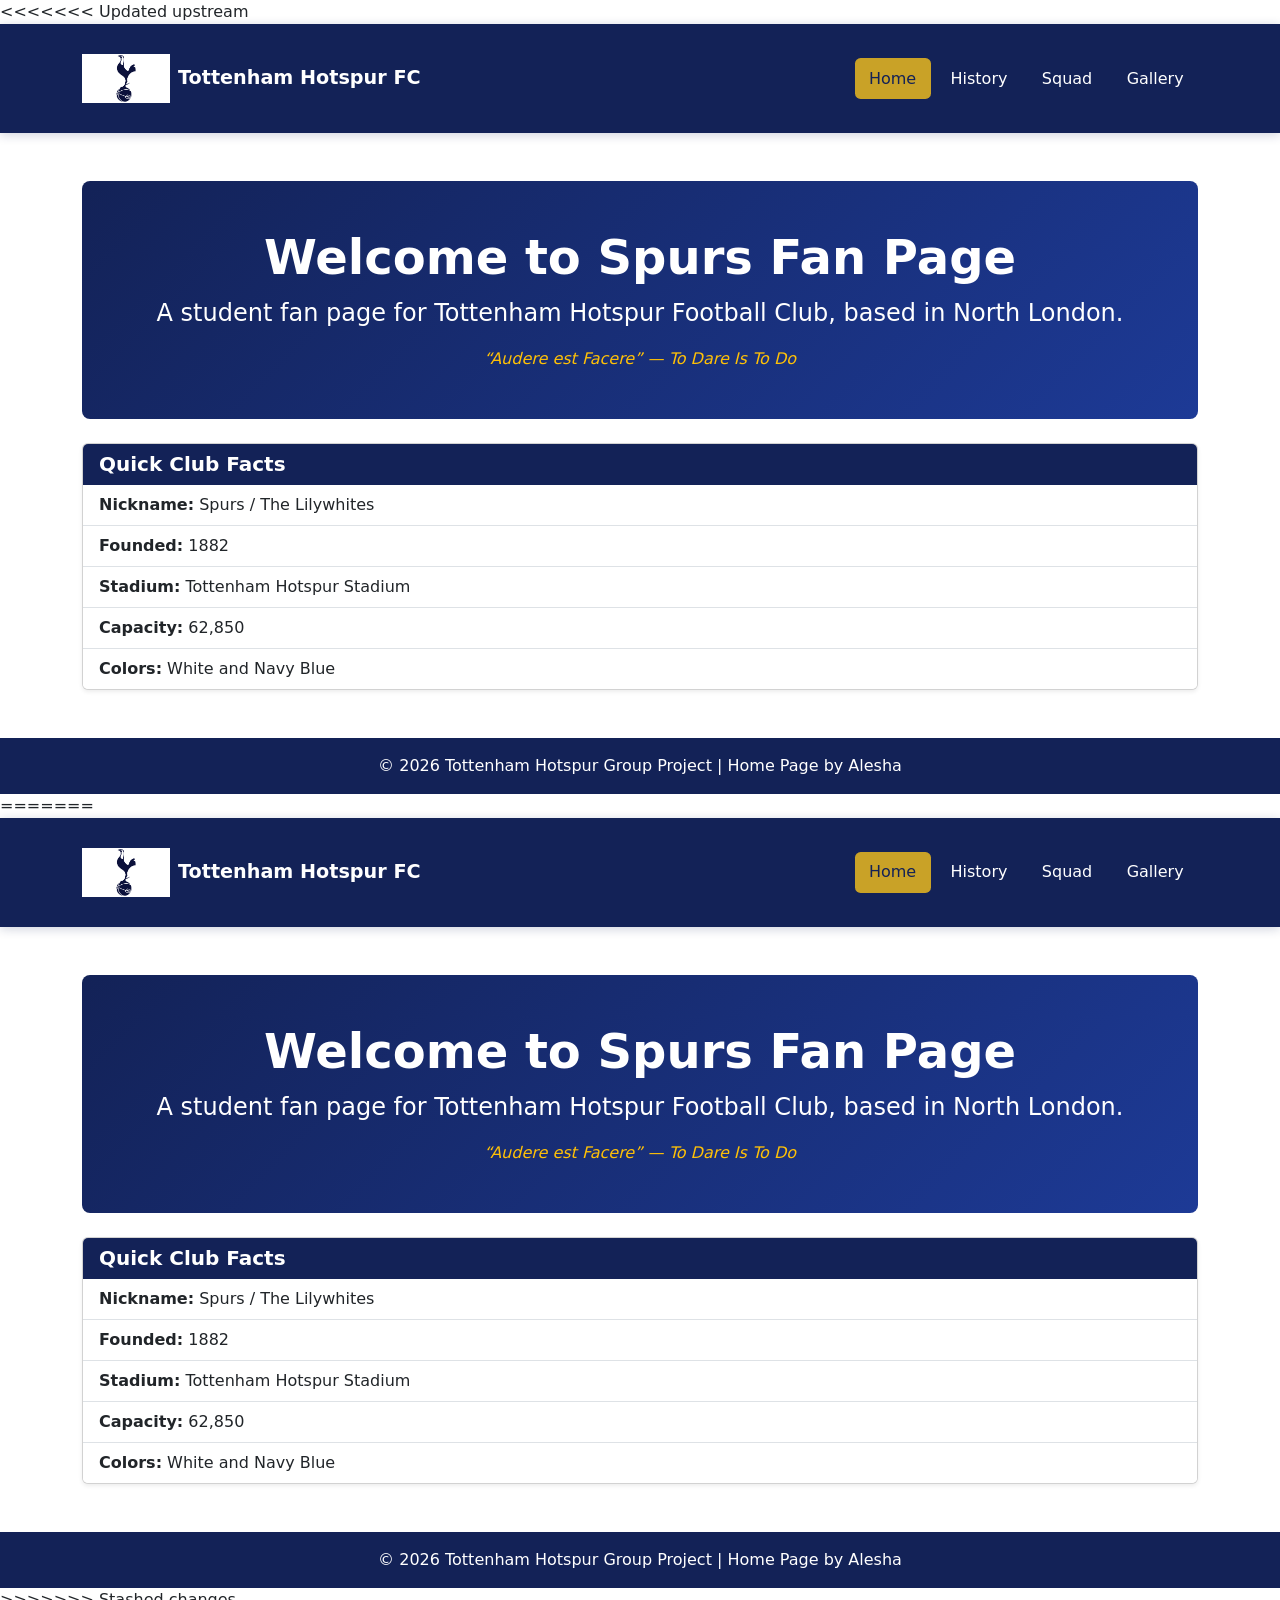
<file: index.html>
<<<<<<< Updated upstream
<!DOCTYPE html>
<html lang="en">
<head>
  <meta charset="UTF-8">
  <meta name="viewport" content="width=device-width, initial-scale=1.0">
  <title>Tottenham Hotspur - Home</title>
  <link href="https://cdn.jsdelivr.net/npm/bootstrap@5.3.3/dist/css/bootstrap.min.css" rel="stylesheet">
  <link rel="stylesheet" href="styles.css">
</head>
<body>
  <nav class="navbar navbar-expand-lg navbar-dark home-navbar">
    <div class="container">
      <a class="navbar-brand d-flex align-items-center fw-bold" href="index.html">
        <img class="logo me-2" src="logo.png" alt="Tottenham Hotspur logo">
        <span>Tottenham Hotspur FC</span>
      </a>
      <button
        class="navbar-toggler"
        type="button"
        data-bs-toggle="collapse"
        data-bs-target="#mainNavigation"
        aria-controls="mainNavigation"
        aria-expanded="false"
        aria-label="Toggle navigation">
        <span class="navbar-toggler-icon"></span>
      </button>
      <div class="collapse navbar-collapse" id="mainNavigation">
        <div class="navbar-nav ms-auto">
          <a class="nav-link active" aria-current="page" href="index.html">Home</a>
          <a class="nav-link" href="tottenham.html">History</a>
          <a class="nav-link" href="squad.html">Squad</a>
          <a class="nav-link" href="gallery.html">Gallery</a>
        </div>
      </div>
    </div>
  </nav>

  <main class="container my-5">
    <section class="p-5 mb-4 rounded-3 text-white home-hero text-center">
      <h1 class="display-5 fw-bold">Welcome to Spurs Fan Page</h1>
      <p class="fs-4">A student fan page for Tottenham Hotspur Football Club, based in North London.</p>
      <p class="fst-italic text-warning mb-0">“Audere est Facere” — To Dare Is To Do</p>
    </section>

    <section class="card shadow-sm mb-4">
      <h2 class="card-header home-card-header text-white fw-bold h5 mb-0">Quick Club Facts</h2>
      <ul class="list-group list-group-flush">
        <li class="list-group-item"><strong>Nickname:</strong> Spurs / The Lilywhites</li>
        <li class="list-group-item"><strong>Founded:</strong> 1882</li>
        <li class="list-group-item"><strong>Stadium:</strong> Tottenham Hotspur Stadium</li>
        <li class="list-group-item"><strong>Capacity:</strong> 62,850</li>
        <li class="list-group-item"><strong>Colors:</strong> White and Navy Blue</li>
      </ul>
    </section>
  </main>

  <footer class="home-footer text-white text-center py-3 mt-auto">
    <p class="mb-0">&copy; 2026 Tottenham Hotspur Group Project | Home Page by Alesha</p>
  </footer>

  <script src="https://cdn.jsdelivr.net/npm/bootstrap@5.3.3/dist/js/bootstrap.bundle.min.js"></script>
</body>
</html>
=======
<!DOCTYPE html>
<html lang="en">
<head>
  <meta charset="UTF-8">
  <meta name="viewport" content="width=device-width, initial-scale=1.0">
  <title>Tottenham Hotspur - Home</title>
  <link href="https://cdn.jsdelivr.net/npm/bootstrap@5.3.3/dist/css/bootstrap.min.css" rel="stylesheet">
  <link rel="stylesheet" href="styles.css">
</head>
<body>
  <nav class="navbar navbar-expand-lg navbar-dark home-navbar">
    <div class="container">
      <a class="navbar-brand d-flex align-items-center fw-bold" href="index.html">
        <img class="logo me-2" src="logo.png" alt="Tottenham Hotspur logo">
        <span>Tottenham Hotspur FC</span>
      </a>
      <button
        class="navbar-toggler"
        type="button"
        data-bs-toggle="collapse"
        data-bs-target="#mainNavigation"
        aria-controls="mainNavigation"
        aria-expanded="false"
        aria-label="Toggle navigation">
        <span class="navbar-toggler-icon"></span>
      </button>
      <div class="collapse navbar-collapse" id="mainNavigation">
        <div class="navbar-nav ms-auto">
          <a class="nav-link active" aria-current="page" href="index.html">Home</a>
          <a class="nav-link" href="tottenham.html">History</a>
          <a class="nav-link" href="squad.html">Squad</a>
          <a class="nav-link" href="gallery.html">Gallery</a>
        </div>
      </div>
    </div>
  </nav>

  <main class="container my-5">
    <section class="p-5 mb-4 rounded-3 text-white home-hero text-center">
      <h1 class="display-5 fw-bold">Welcome to Spurs Fan Page</h1>
      <p class="fs-4">A student fan page for Tottenham Hotspur Football Club, based in North London.</p>
      <p class="fst-italic text-warning mb-0">“Audere est Facere” — To Dare Is To Do</p>
    </section>

    <section class="card shadow-sm mb-4">
      <h2 class="card-header home-card-header text-white fw-bold h5 mb-0">Quick Club Facts</h2>
      <ul class="list-group list-group-flush">
        <li class="list-group-item"><strong>Nickname:</strong> Spurs / The Lilywhites</li>
        <li class="list-group-item"><strong>Founded:</strong> 1882</li>
        <li class="list-group-item"><strong>Stadium:</strong> Tottenham Hotspur Stadium</li>
        <li class="list-group-item"><strong>Capacity:</strong> 62,850</li>
        <li class="list-group-item"><strong>Colors:</strong> White and Navy Blue</li>
      </ul>
    </section>
  </main>

  <footer class="home-footer text-white text-center py-3 mt-auto">
    <p class="mb-0">&copy; 2026 Tottenham Hotspur Group Project | Home Page by Alesha</p>
  </footer>

  <script src="https://cdn.jsdelivr.net/npm/bootstrap@5.3.3/dist/js/bootstrap.bundle.min.js"></script>
</body>
</html>
>>>>>>> Stashed changes
</file>
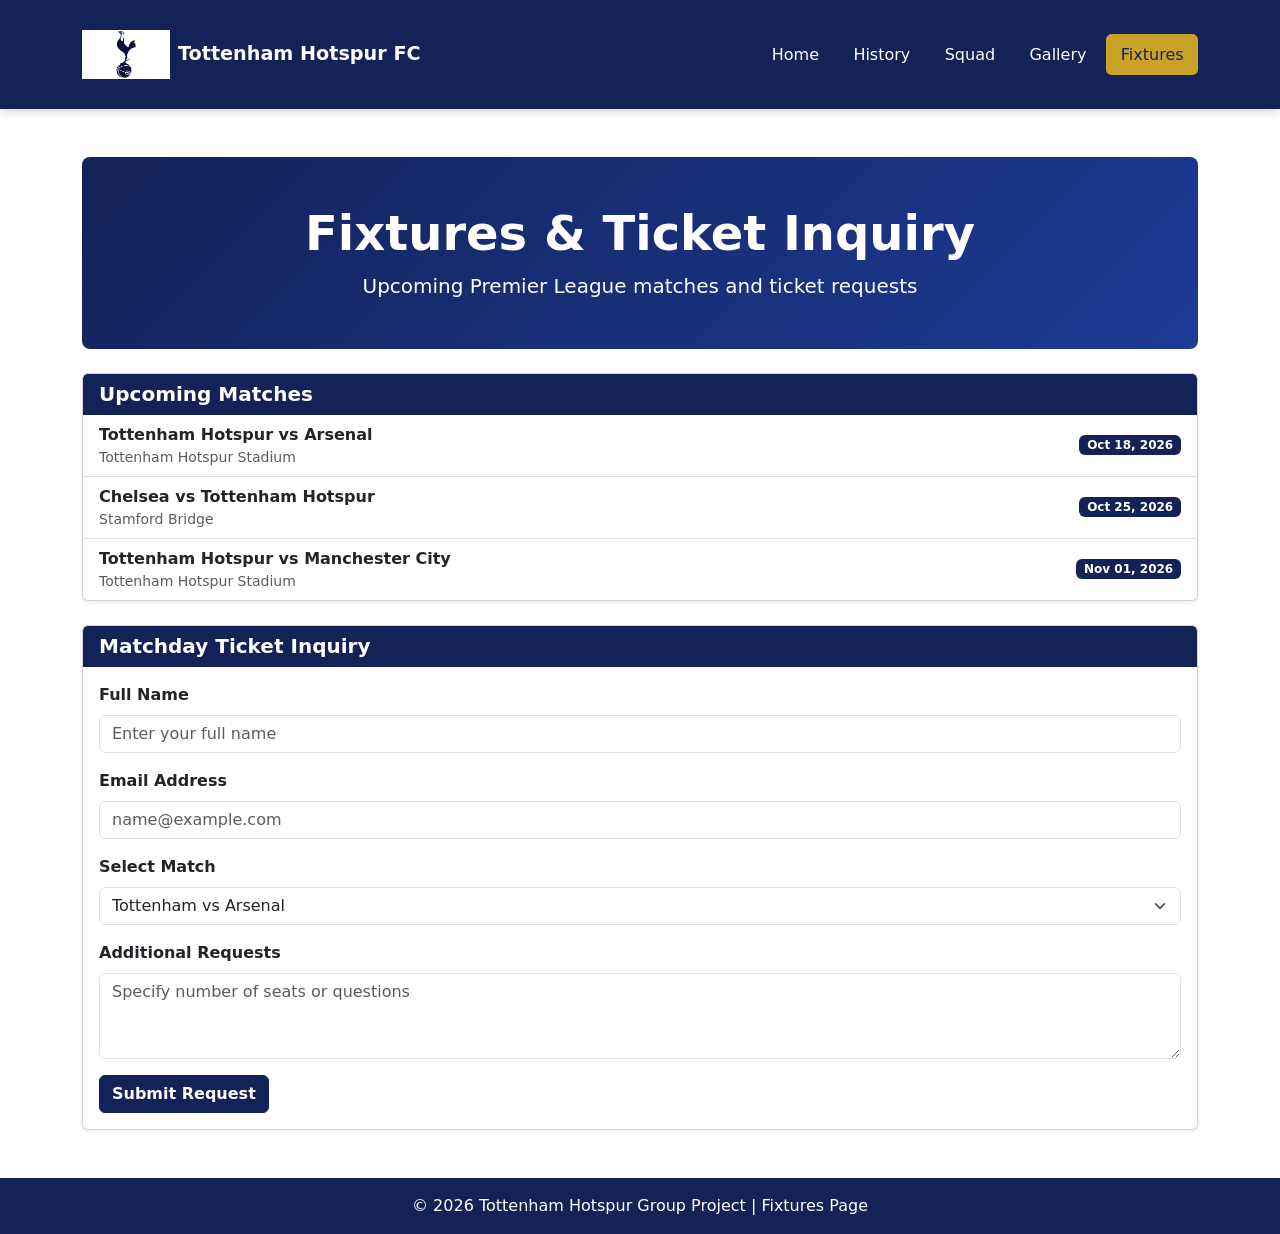
<file: fixtures.html>
﻿<!DOCTYPE html>
<html lang="en">
<head>
  <meta charset="UTF-8">
  <meta name="viewport" content="width=device-width, initial-scale=1.0">
  <title>Tottenham Hotspur - Fixtures</title>
  <link href="https://cdn.jsdelivr.net/npm/bootstrap@5.3.3/dist/css/bootstrap.min.css" rel="stylesheet">
  <link rel="stylesheet" href="styles.css">
</head>
<body>
  <nav class="navbar navbar-expand-lg navbar-dark home-navbar">
    <div class="container">
      <a class="navbar-brand d-flex align-items-center fw-bold" href="index.html">
        <img class="logo me-2" src="logo.png" alt="Tottenham Hotspur logo">
        <span>Tottenham Hotspur FC</span>
      </a>
      <button
        class="navbar-toggler"
        type="button"
        data-bs-toggle="collapse"
        data-bs-target="#mainNavigation"
        aria-controls="mainNavigation"
        aria-expanded="false"
        aria-label="Toggle navigation">
        <span class="navbar-toggler-icon"></span>
      </button>
      <div class="collapse navbar-collapse" id="mainNavigation">
        <div class="navbar-nav ms-auto">
          <a class="nav-link" href="index.html">Home</a>
          <a class="nav-link" href="tottenham.html">History</a>
          <a class="nav-link" href="squad.html">Squad</a>
          <a class="nav-link" href="gallery.html">Gallery</a>
          <a class="nav-link active" aria-current="page" href="fixtures.html">Fixtures</a>
        </div>
      </div>
    </div>
  </nav>

  <main class="container my-5">
    <section class="home-hero p-4 p-md-5 mb-4 rounded-3 text-white text-center">
      <h1 class="display-5 fw-bold">Fixtures &amp; Ticket Inquiry</h1>
      <p class="lead mb-0">Upcoming Premier League matches and ticket requests</p>
    </section>

    <section class="card shadow-sm mb-4">
      <h2 class="card-header home-card-header text-white fw-bold h5 mb-0">Upcoming Matches</h2>
      <ul class="list-group list-group-flush">
        <li class="list-group-item d-flex justify-content-between align-items-center gap-3">
          <div>
            <strong>Tottenham Hotspur vs Arsenal</strong>
            <div class="text-muted small">Tottenham Hotspur Stadium</div>
          </div>
          <span class="badge home-card-header text-white">Oct 18, 2026</span>
        </li>
        <li class="list-group-item d-flex justify-content-between align-items-center gap-3">
          <div>
            <strong>Chelsea vs Tottenham Hotspur</strong>
            <div class="text-muted small">Stamford Bridge</div>
          </div>
          <span class="badge home-card-header text-white">Oct 25, 2026</span>
        </li>
        <li class="list-group-item d-flex justify-content-between align-items-center gap-3">
          <div>
            <strong>Tottenham Hotspur vs Manchester City</strong>
            <div class="text-muted small">Tottenham Hotspur Stadium</div>
          </div>
          <span class="badge home-card-header text-white">Nov 01, 2026</span>
        </li>
      </ul>
    </section>

    <section class="card shadow-sm mb-4">
      <h2 class="card-header home-card-header text-white fw-bold h5 mb-0">Matchday Ticket Inquiry</h2>
      <div class="card-body">
        <form>
          <div class="mb-3">
            <label for="fullName" class="form-label fw-bold">Full Name</label>
            <input type="text" class="form-control" id="fullName" name="fullName" placeholder="Enter your full name" autocomplete="name" required>
          </div>
          <div class="mb-3">
            <label for="emailAddress" class="form-label fw-bold">Email Address</label>
            <input type="email" class="form-control" id="emailAddress" name="emailAddress" placeholder="name@example.com" autocomplete="email" required>
          </div>
          <div class="mb-3">
            <label for="matchSelect" class="form-label fw-bold">Select Match</label>
            <select class="form-select" id="matchSelect" name="match">
              <option selected>Tottenham vs Arsenal</option>
              <option>Chelsea vs Tottenham</option>
              <option>Tottenham vs Manchester City</option>
            </select>
          </div>
          <div class="mb-3">
            <label for="message" class="form-label fw-bold">Additional Requests</label>
            <textarea class="form-control" id="message" name="message" rows="3" placeholder="Specify number of seats or questions"></textarea>
          </div>
          <button type="submit" class="btn home-card-header text-white fw-bold">Submit Request</button>
        </form>
      </div>
    </section>
  </main>

  <footer class="home-footer text-white text-center py-3 mt-auto">
    <p class="mb-0">&copy; 2026 Tottenham Hotspur Group Project | Fixtures Page</p>
  </footer>

  <script src="https://cdn.jsdelivr.net/npm/bootstrap@5.3.3/dist/js/bootstrap.bundle.min.js"></script>
</body>
</html>
</file>
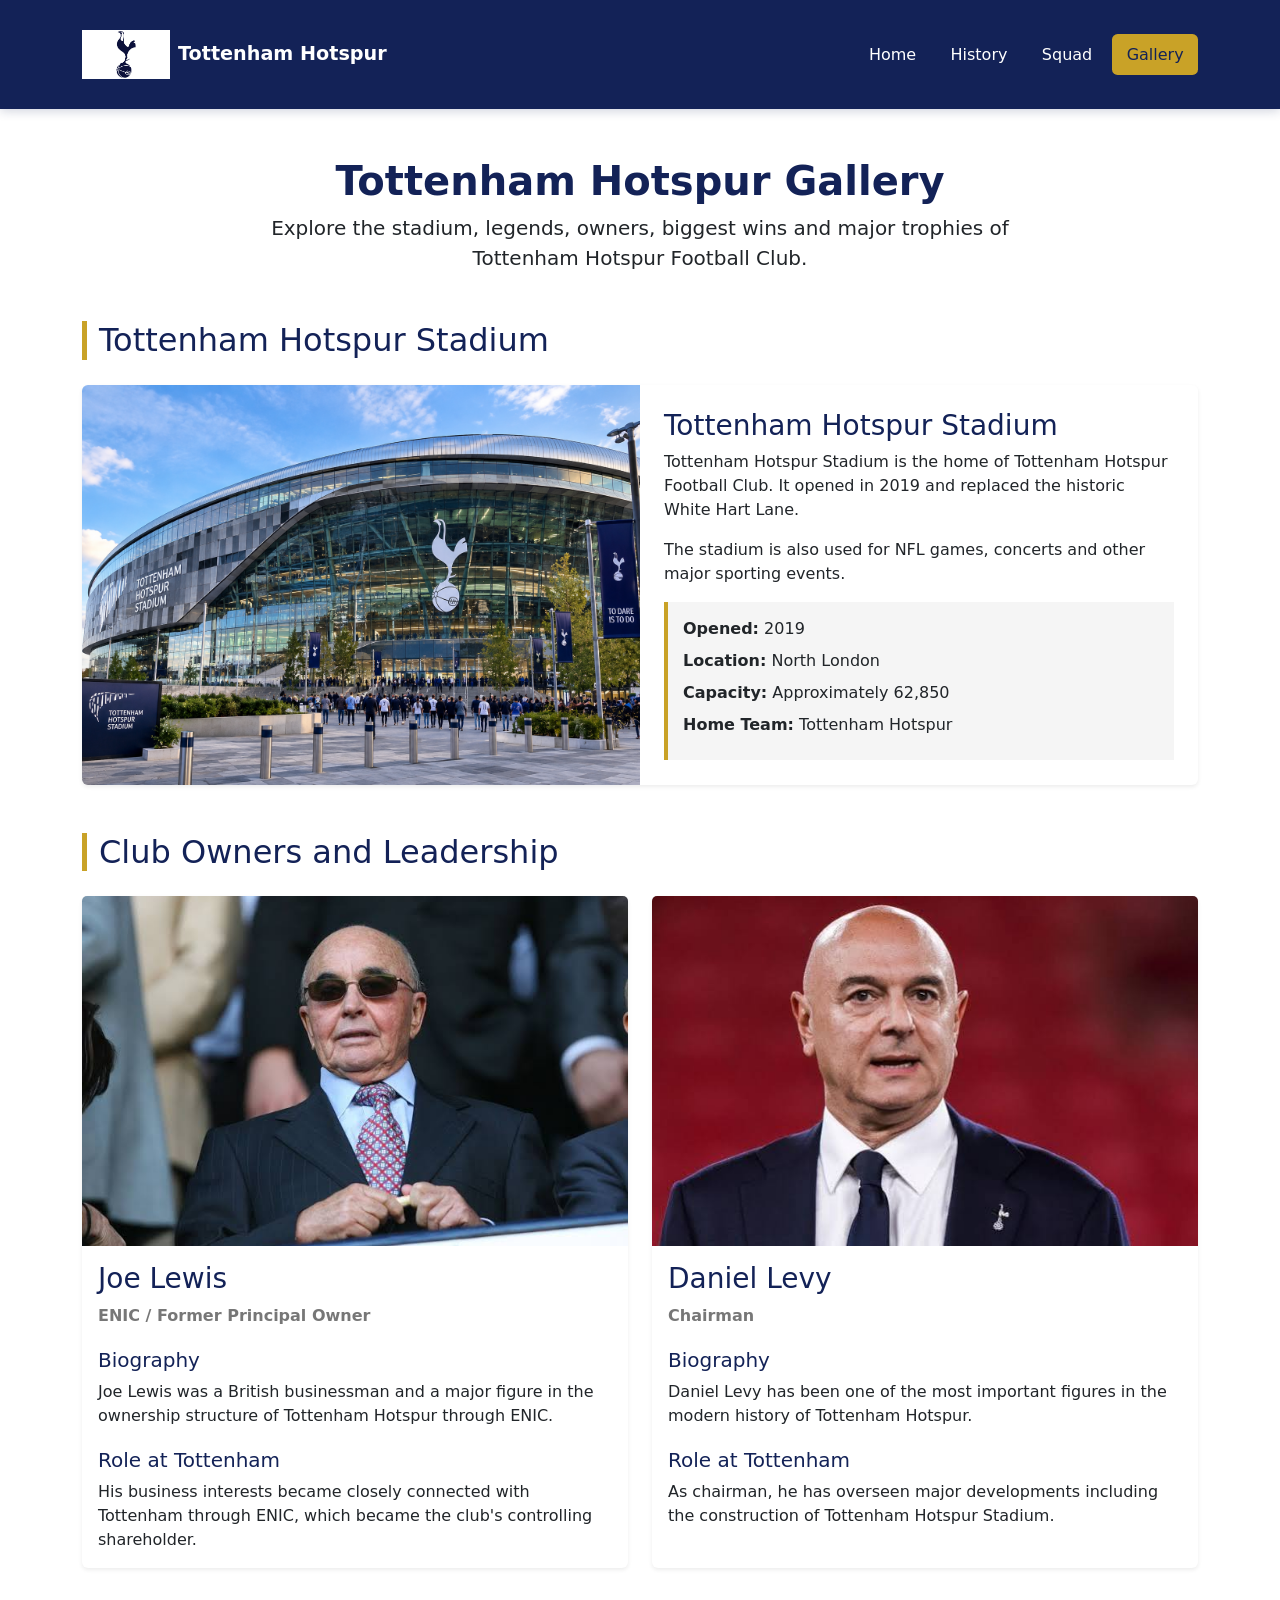
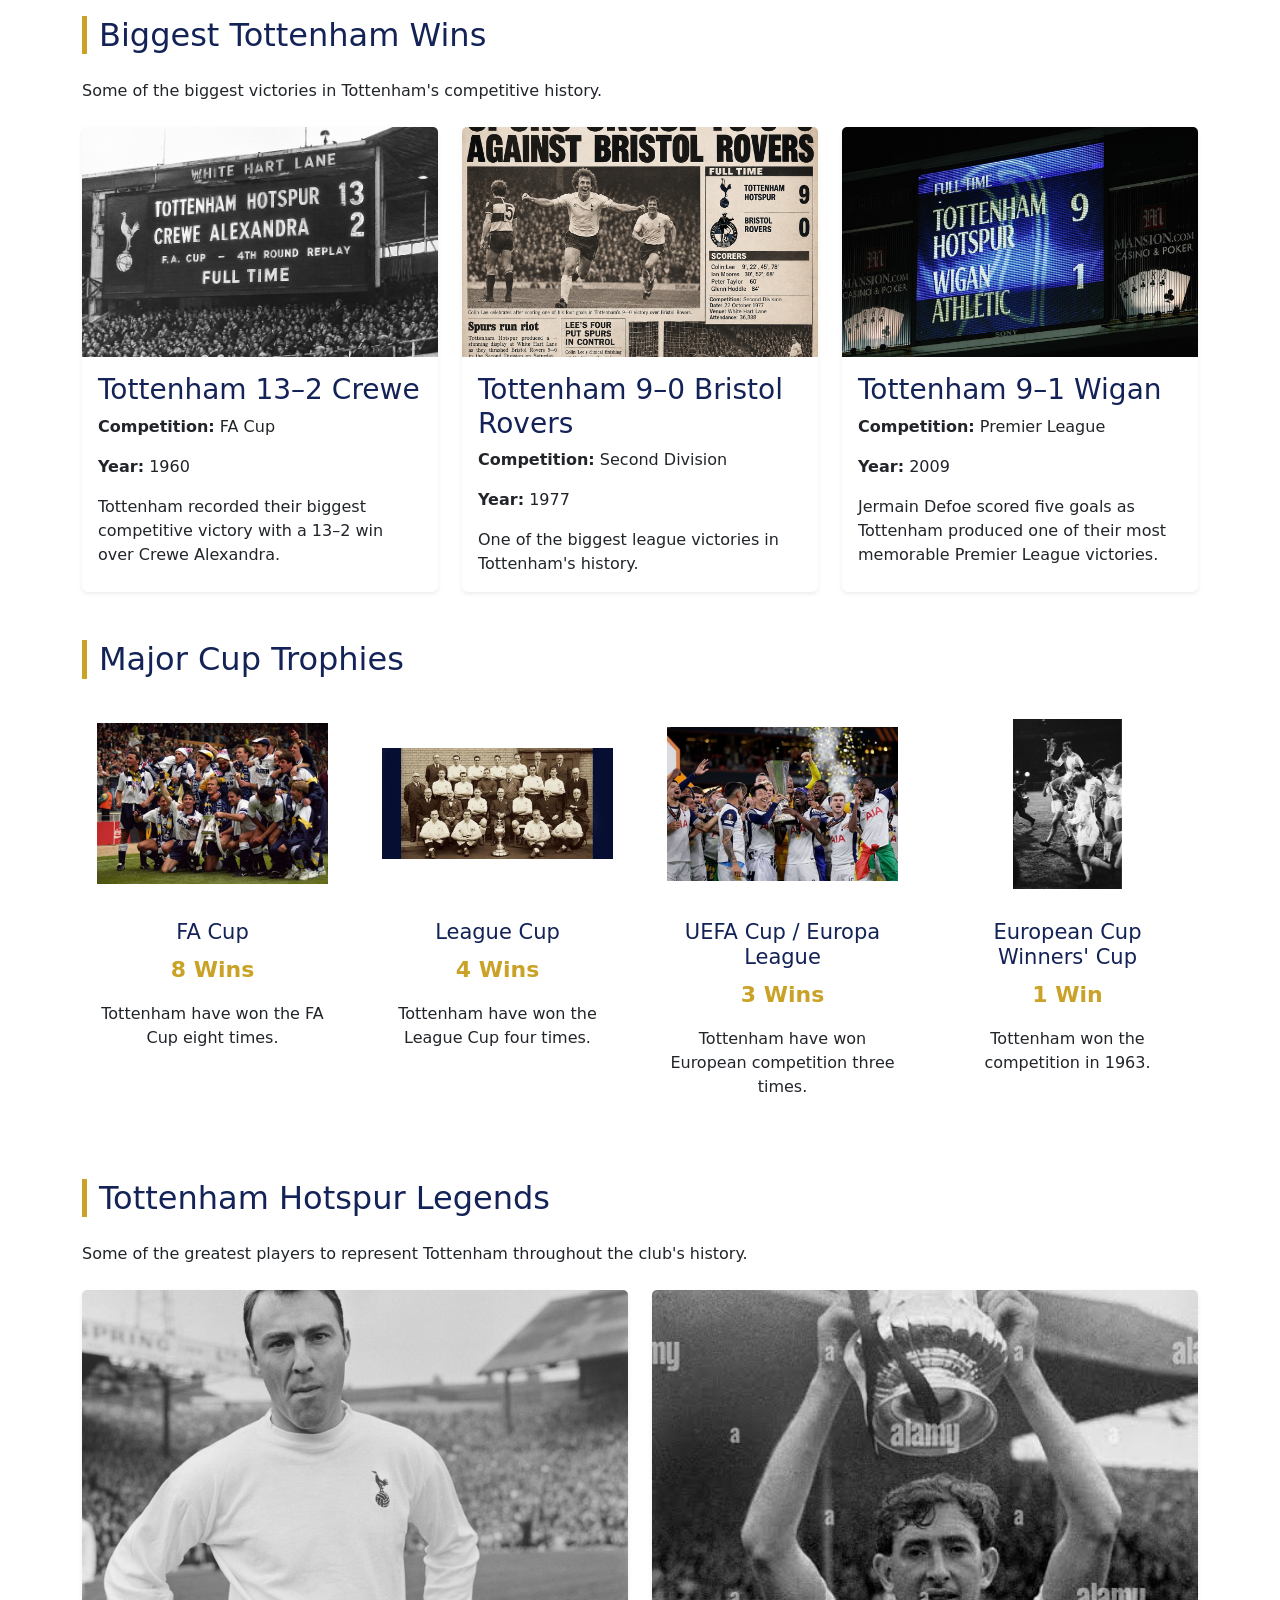
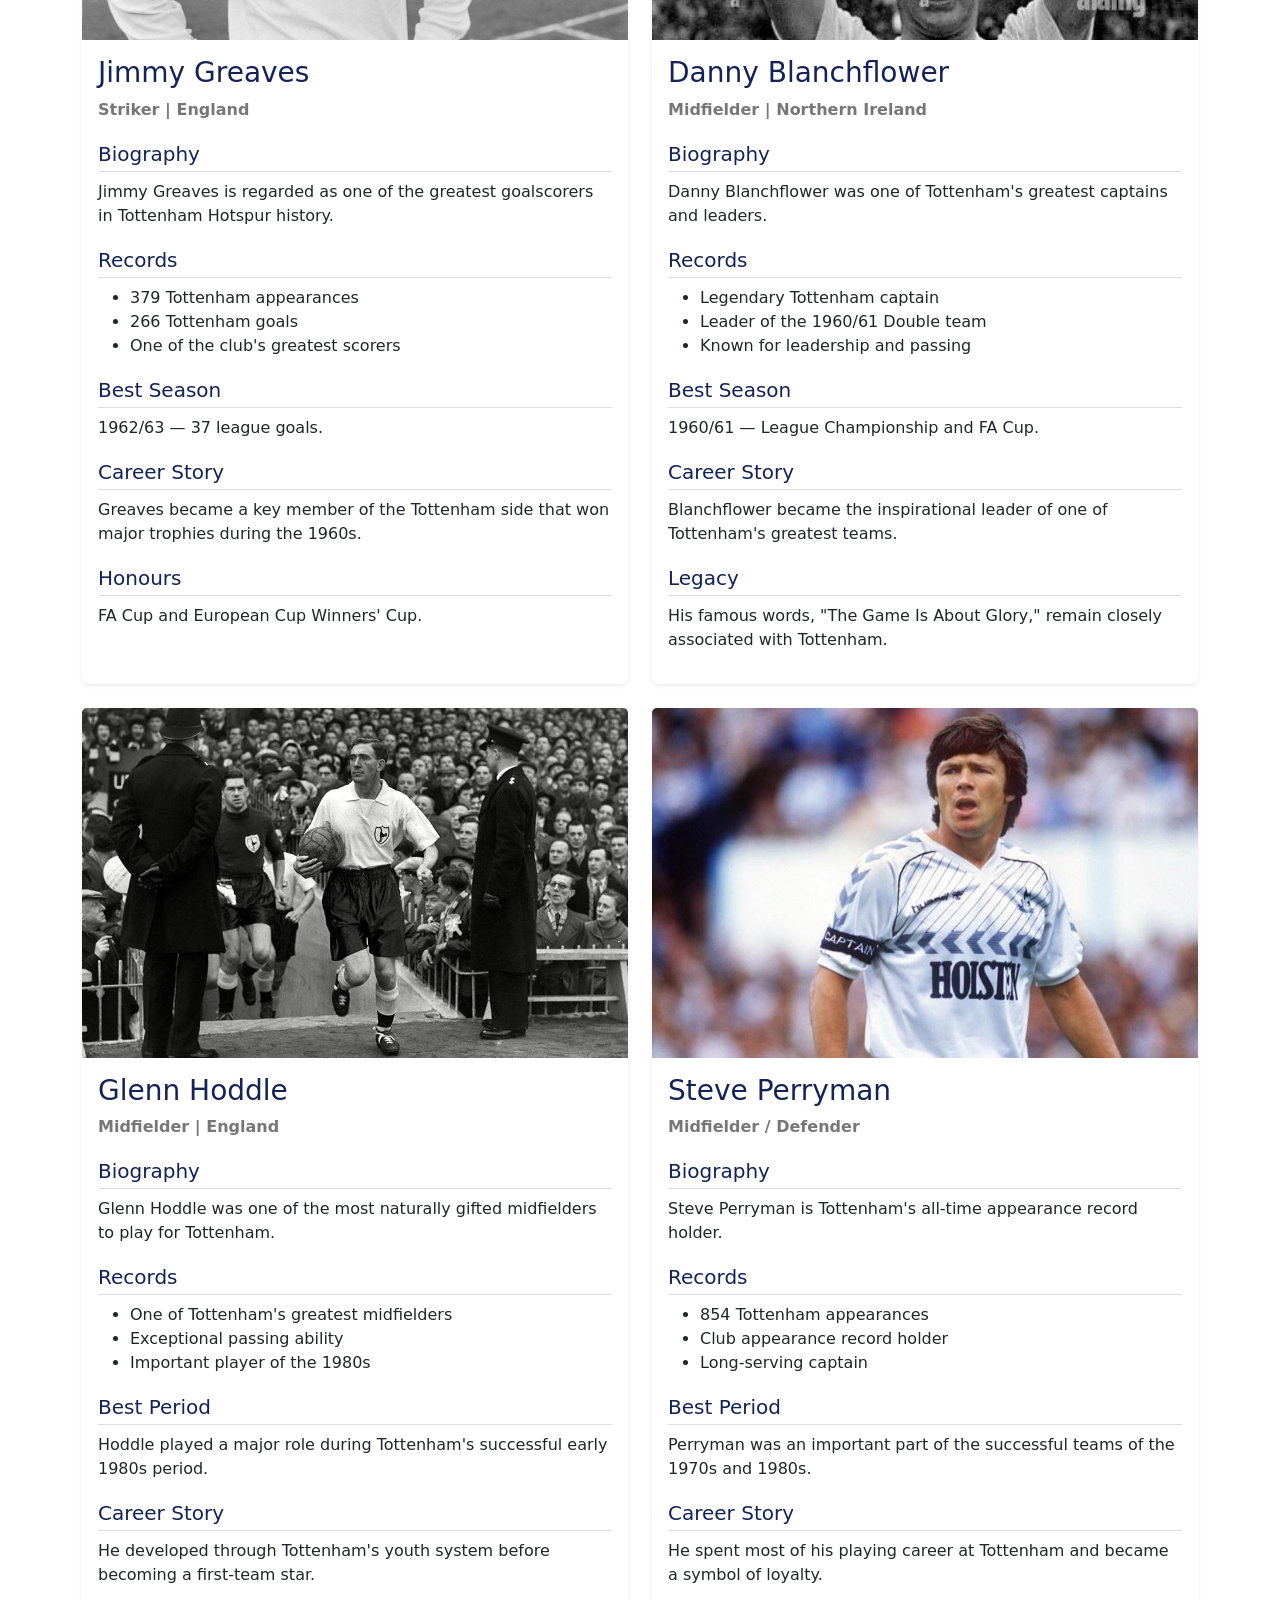
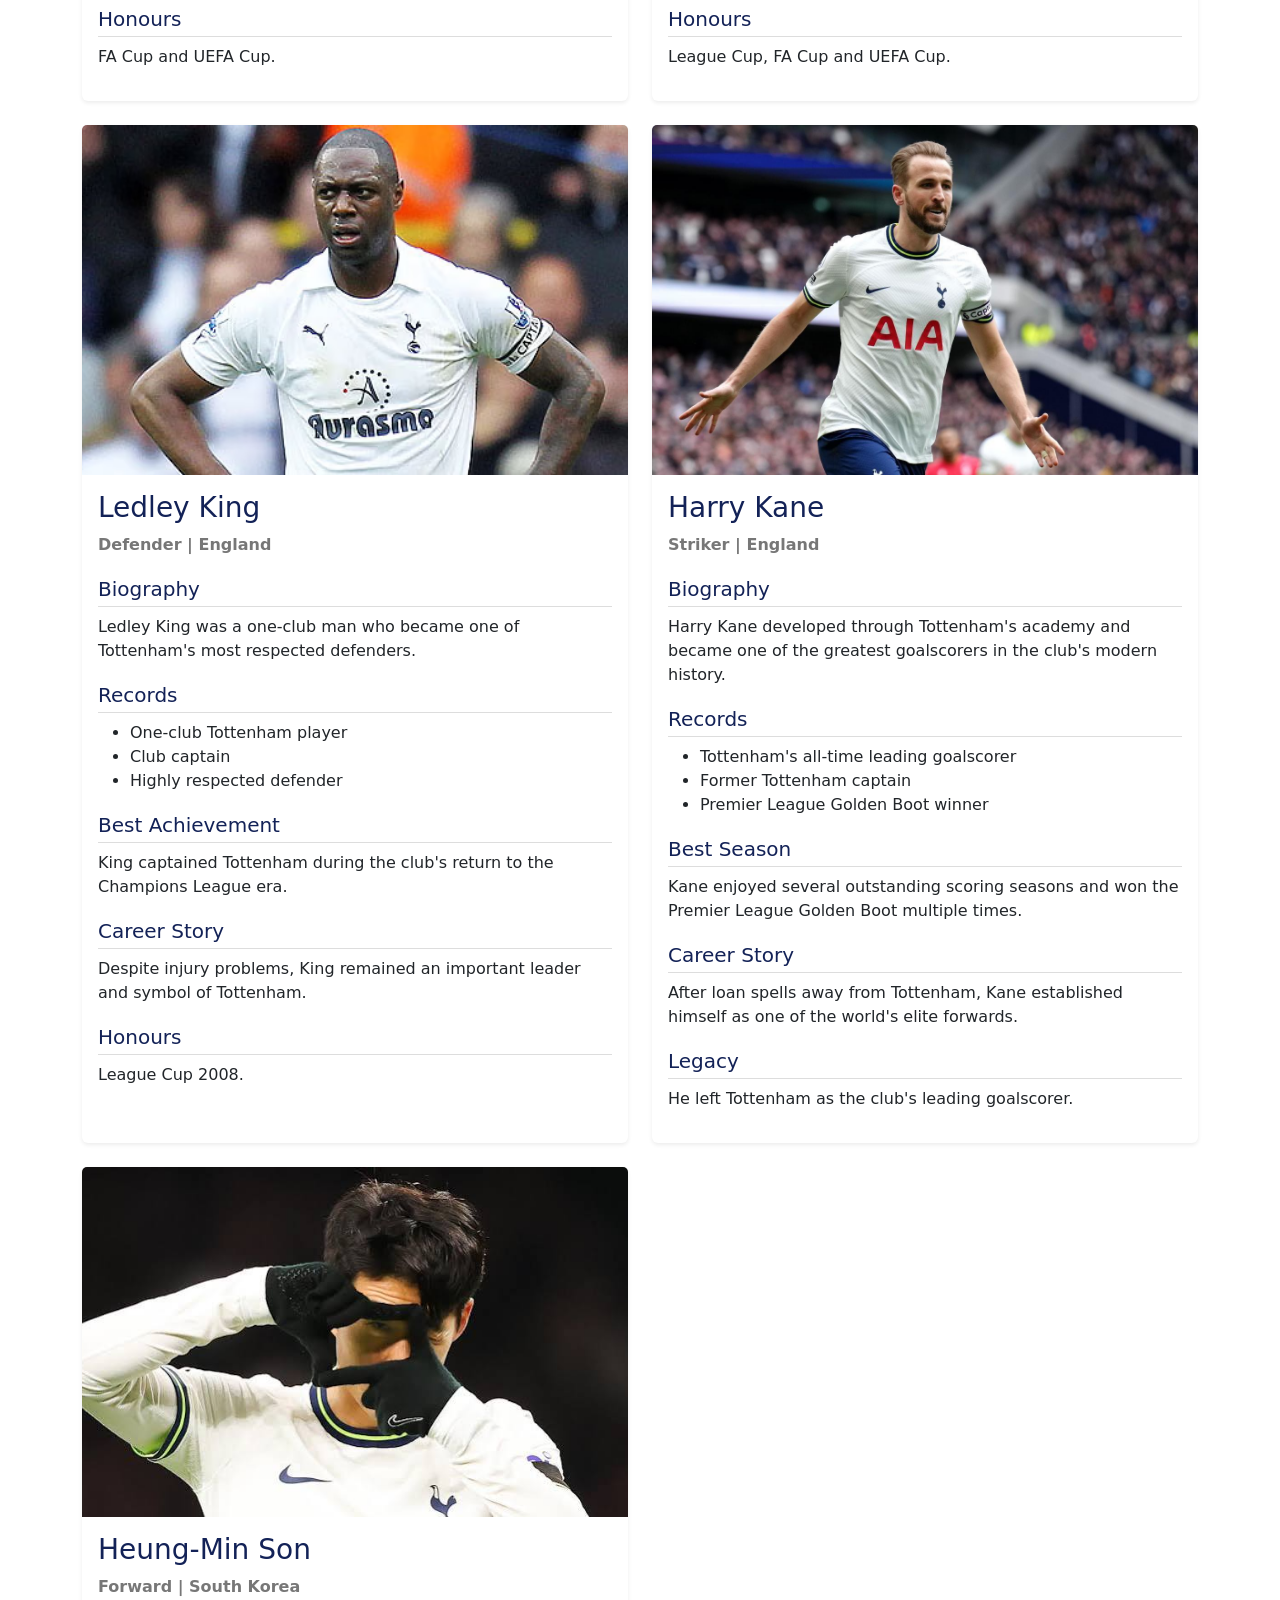
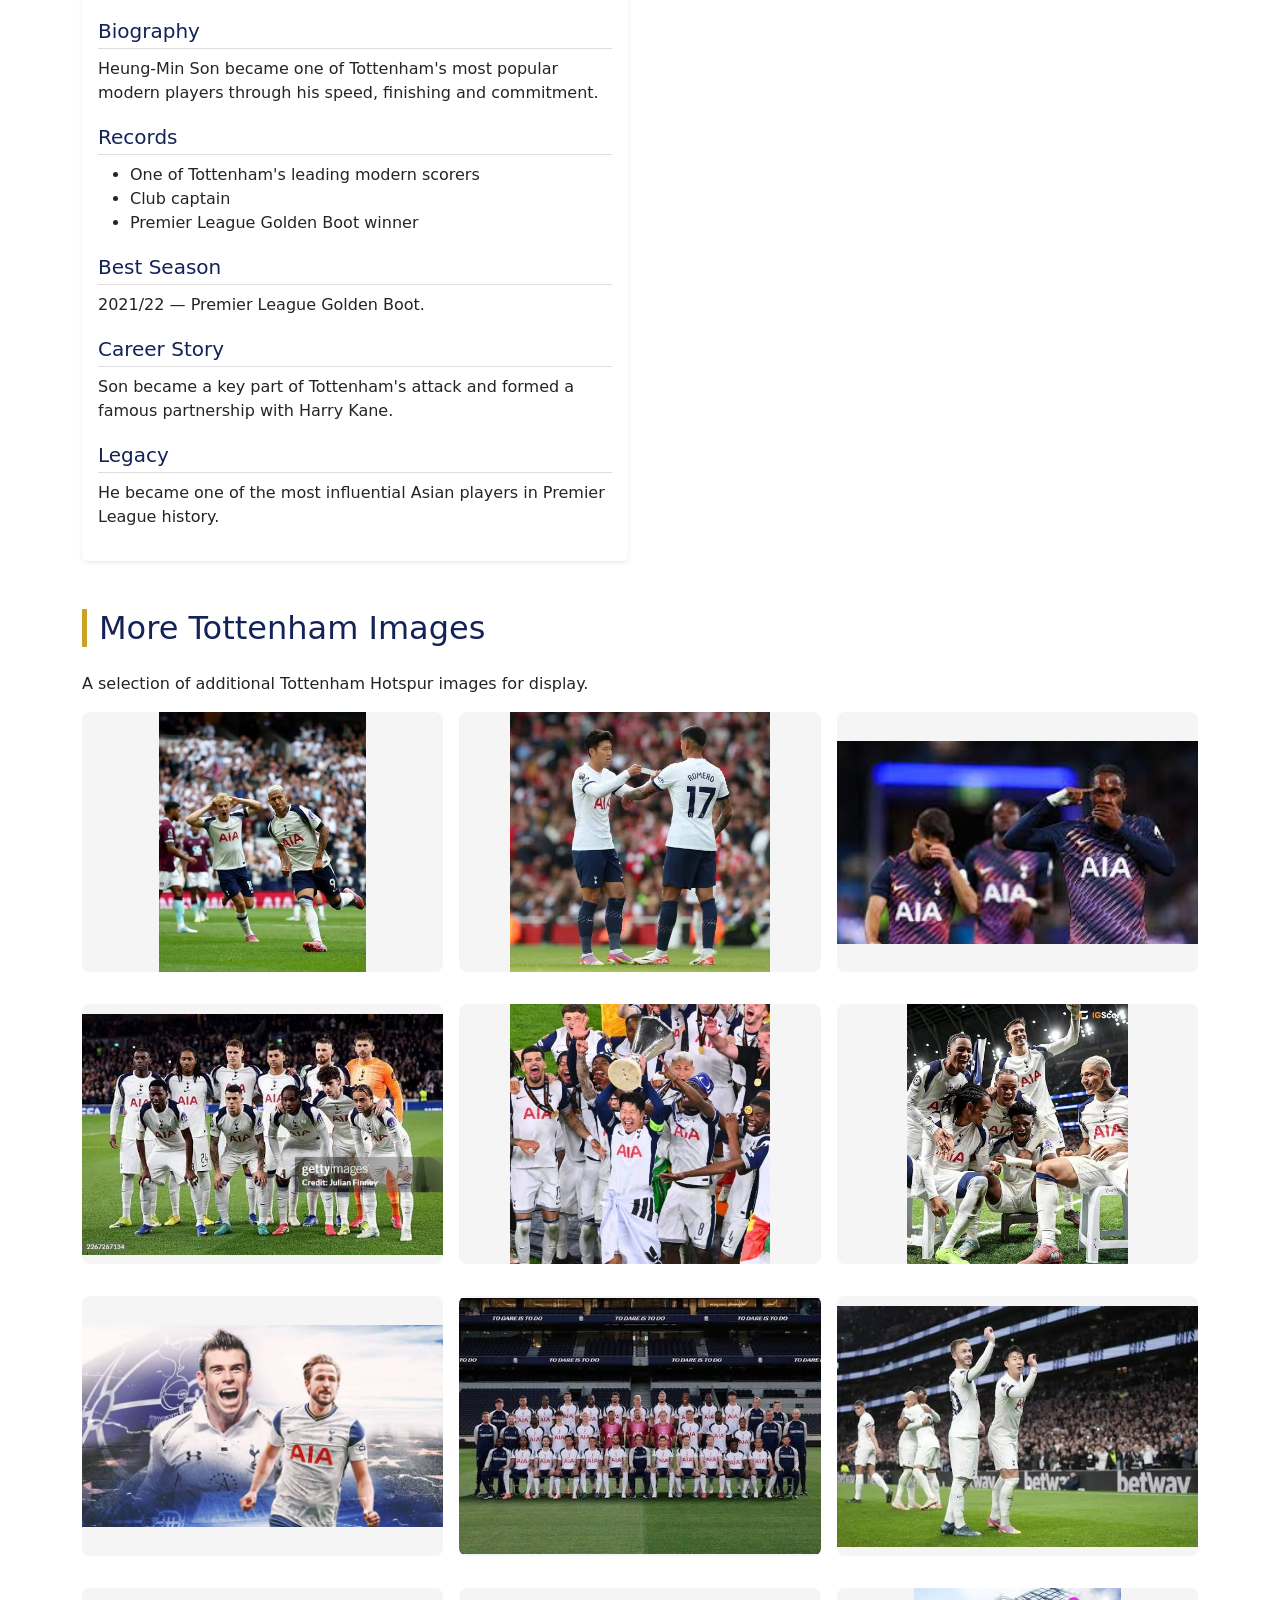
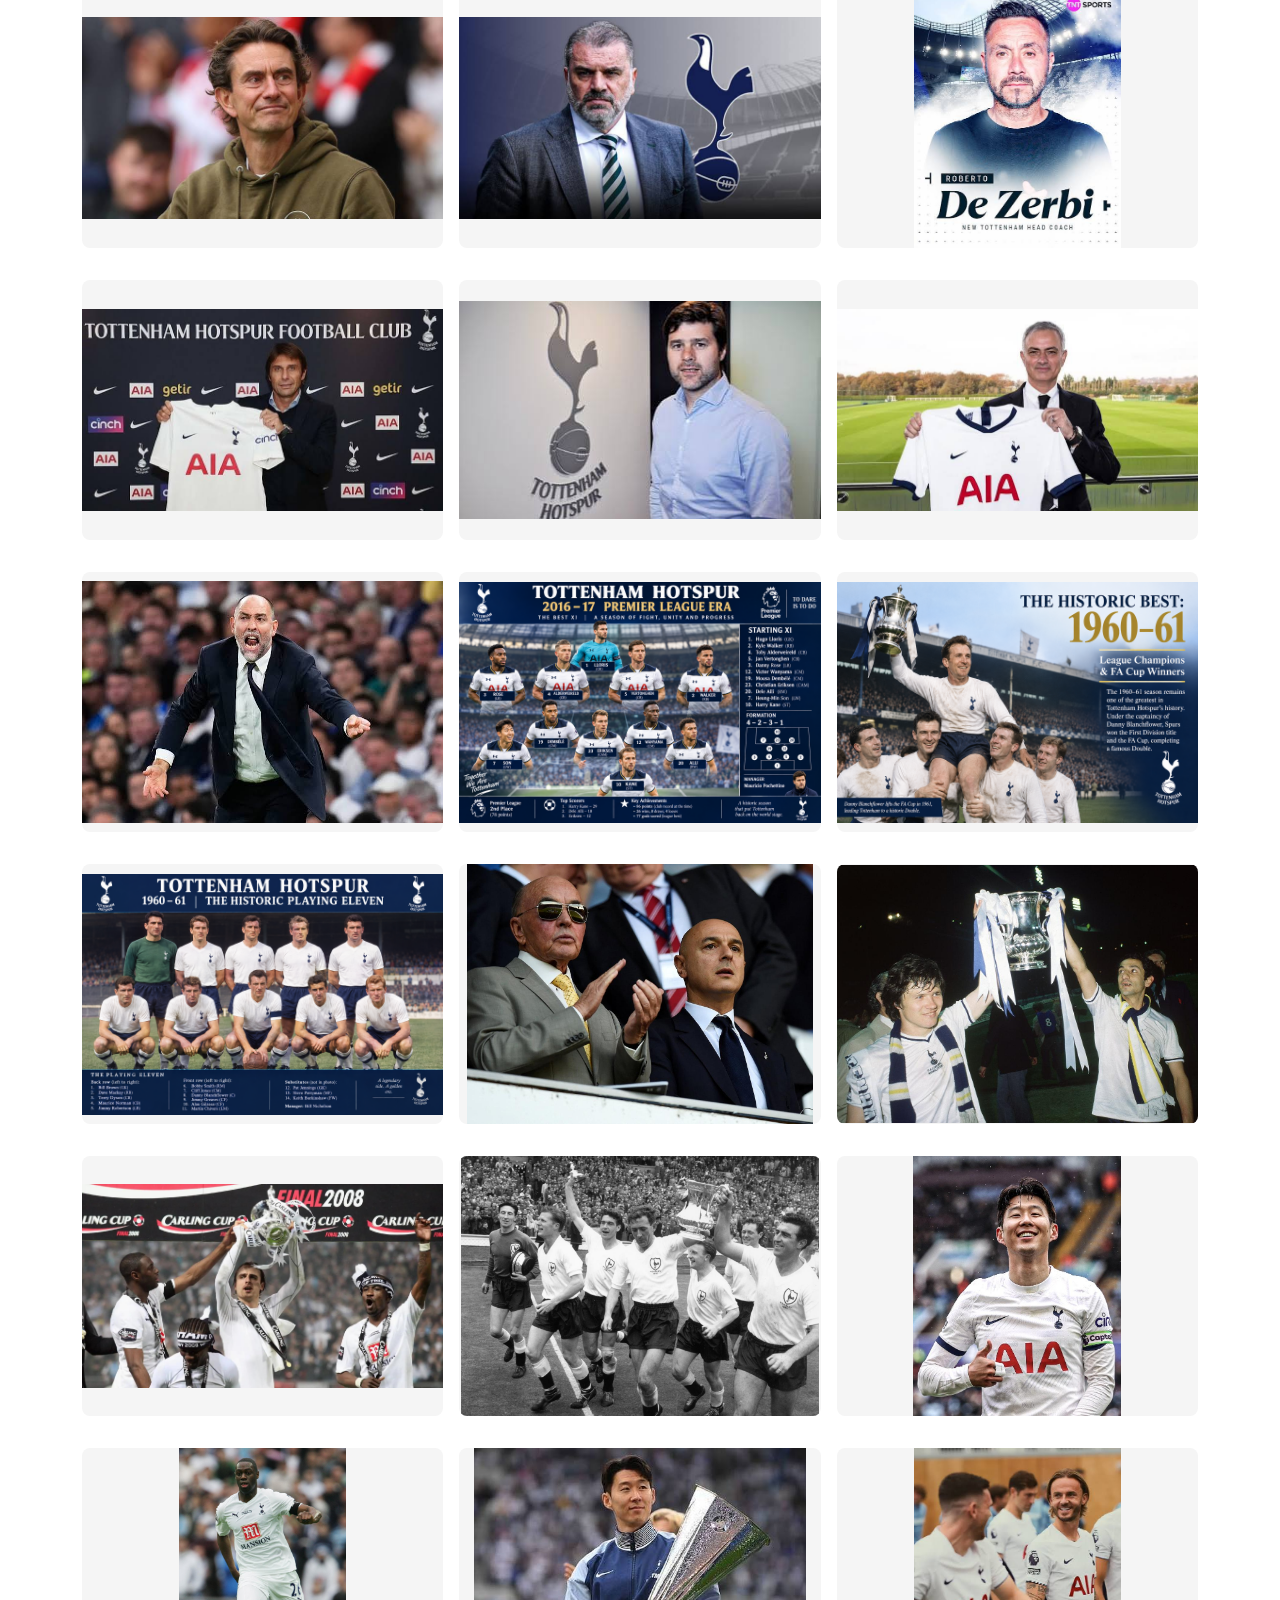
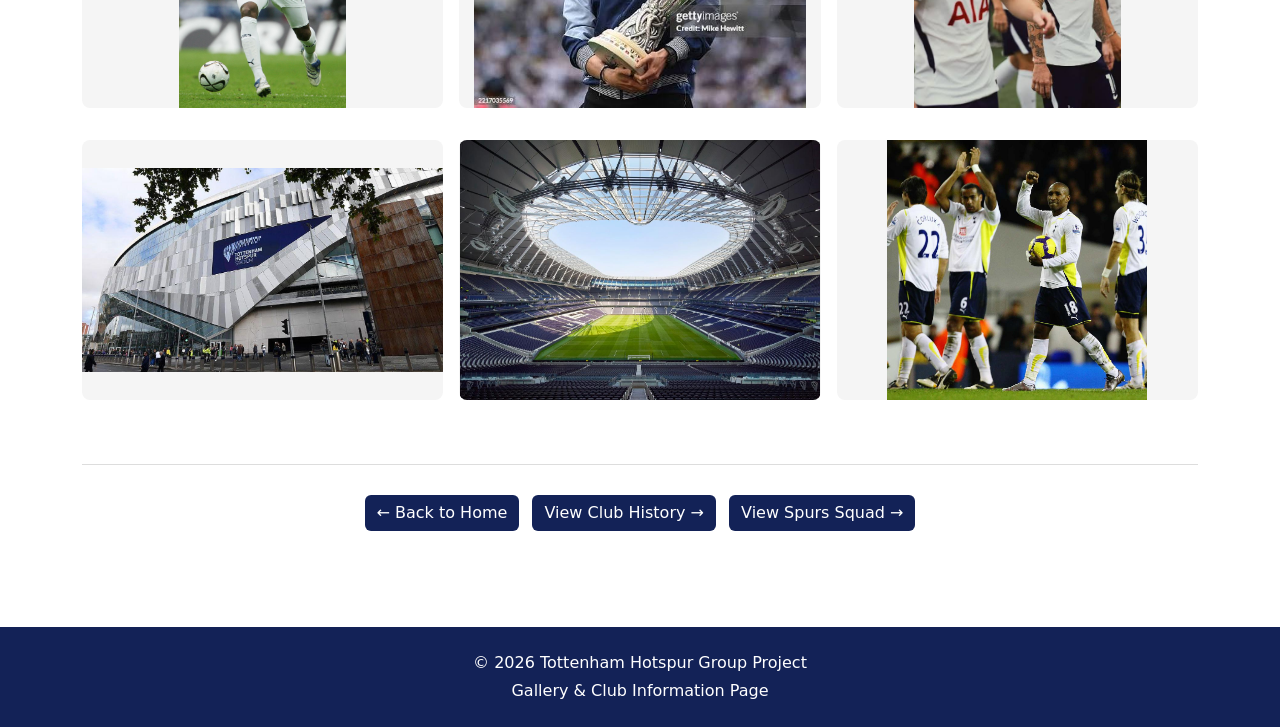
<file: gallery.html>
<!DOCTYPE html>
<html lang="en">

<head>

    <meta charset="UTF-8">
    <meta name="viewport" content="width=device-width, initial-scale=1.0">

    <title>Tottenham Hotspur - Gallery</title>

    <!-- Bootstrap 5 -->
    <link
        href="https://cdn.jsdelivr.net/npm/bootstrap@5.3.3/dist/css/bootstrap.min.css"
        rel="stylesheet">

    <!-- Our main website CSS -->
    <link rel="stylesheet" href="styles.css">

    <!-- Gallery page CSS -->
    <link rel="stylesheet" href="gallery.css">

</head>


<body>


<!-- =========================
     MAIN NAVIGATION
========================= -->
<nav class="navbar navbar-expand-lg navbar-dark home-navbar">
    <div class="container">

        <!-- Spurs Logo / Brand -->
        <a class="navbar-brand d-flex align-items-center fw-bold" href="index.html">
            <img class="logo me-2" src="logo.png" alt="Tottenham Hotspur Logo">
            <span>Tottenham Hotspur</span>
        </a>

        <!-- Mobile Menu Button -->
        <button
            class="navbar-toggler"
            type="button"
            data-bs-toggle="collapse"
            data-bs-target="#mainNavigation"
            aria-controls="mainNavigation"
            aria-expanded="false"
            aria-label="Toggle navigation">
            <span class="navbar-toggler-icon"></span>
        </button>

        <!-- Navigation Links -->
        <div class="collapse navbar-collapse" id="mainNavigation">
            <ul class="navbar-nav ms-auto">

                <li class="nav-item">
                    <a class="nav-link" href="index.html">
                        Home
                    </a>
                </li>

                <li class="nav-item">
                    <a class="nav-link" href="tottenham.html">
                        History
                    </a>
                </li>

                <li class="nav-item">
                    <a class="nav-link" href="squad.html">
                        Squad
                    </a>
                </li>

                <li class="nav-item">
                    <a
                        class="nav-link active"
                        href="gallery.html"
                        aria-current="page">
                        Gallery
                    </a>
                </li>

            </ul>
        </div>

    </div>
</nav>


<!-- =========================================================
     MAIN CONTENT
     ========================================================= -->

<main class="container py-5">


    <!-- PAGE INTRODUCTION -->

    <section class="text-center mb-5">

        <h1 class="page-title">
            Tottenham Hotspur Gallery
        </h1>

        <p class="lead">
            Explore the stadium, legends, owners, biggest wins
            and major trophies of Tottenham Hotspur Football Club.
        </p>

    </section>



    <!-- =====================================================
         STADIUM
         ===================================================== -->

    <section class="mb-5">

        <h2 class="section-title">
            Tottenham Hotspur Stadium
        </h2>


        <div class="card stadium-card shadow-sm">

            <div class="row g-0 align-items-center">

                <div class="col-lg-6">

                    <img
                        src="images/stadium, outside.png"
                        class="img-fluid stadium-image"
                        alt="Tottenham Hotspur Stadium">

                </div>


                <div class="col-lg-6">

                    <div class="card-body p-4">

                        <h3 class="card-title">
                            Tottenham Hotspur Stadium
                        </h3>

                        <p class="card-text">
                            Tottenham Hotspur Stadium is the home of
                            Tottenham Hotspur Football Club. It opened
                            in 2019 and replaced the historic
                            White Hart Lane.
                        </p>

                        <p class="card-text">
                            The stadium is also used for NFL games,
                            concerts and other major sporting events.
                        </p>


                        <div class="stadium-facts">

                            <p>
                                <strong>Opened:</strong> 2019
                            </p>

                            <p>
                                <strong>Location:</strong> North London
                            </p>

                            <p>
                                <strong>Capacity:</strong> Approximately 62,850
                            </p>

                            <p>
                                <strong>Home Team:</strong> Tottenham Hotspur
                            </p>

                        </div>

                    </div>

                </div>

            </div>

        </div>

    </section>



    <!-- =====================================================
         OWNERS
         ===================================================== -->

    <section class="mb-5">

        <h2 class="section-title">
            Club Owners and Leadership
        </h2>


        <div class="row g-4">


            <!-- Joe Lewis -->

            <div class="col-md-6">

                <div class="card person-card h-100 shadow-sm">

                    <img
                        src="images/Joe Lewis.jpg"
                        class="card-img-top person-image"
                        alt="Joe Lewis">

                    <div class="card-body">

                        <h3 class="card-title">
                            Joe Lewis
                        </h3>

                        <p class="person-role">
                            ENIC / Former Principal Owner
                        </p>

                        <h5>Biography</h5>

                        <p class="card-text">
                            Joe Lewis was a British businessman and
                            a major figure in the ownership structure
                            of Tottenham Hotspur through ENIC.
                        </p>

                        <h5>Role at Tottenham</h5>

                        <p class="card-text">
                            His business interests became closely
                            connected with Tottenham through ENIC,
                            which became the club's controlling
                            shareholder.
                        </p>

                    </div>

                </div>

            </div>



            <!-- Daniel Levy -->

            <div class="col-md-6">

                <div class="card person-card h-100 shadow-sm">

                    <img
                        src="images/Daniel Levy.jpg"
                        class="card-img-top person-image"
                        alt="Daniel Levy">

                    <div class="card-body">

                        <h3 class="card-title">
                            Daniel Levy
                        </h3>

                        <p class="person-role">
                            Chairman
                        </p>

                        <h5>Biography</h5>

                        <p class="card-text">
                            Daniel Levy has been one of the most
                            important figures in the modern history
                            of Tottenham Hotspur.
                        </p>

                        <h5>Role at Tottenham</h5>

                        <p class="card-text">
                            As chairman, he has overseen major
                            developments including the construction
                            of Tottenham Hotspur Stadium.
                        </p>

                    </div>

                </div>

            </div>

        </div>

    </section>



    <!-- =====================================================
         BIGGEST WINS
         ===================================================== -->

    <section class="mb-5">

        <h2 class="section-title">
            Biggest Tottenham Wins
        </h2>

        <p class="mb-4">
            Some of the biggest victories in Tottenham's
            competitive history.
        </p>


        <div class="row g-4">


            <!-- 13-2 -->

            <div class="col-lg-4 col-md-6">

                <div class="card win-card h-100 shadow-sm">

                    <img
                        src="images/13 - 2.png"
                        class="card-img-top win-image"
                        alt="Tottenham 13-2 Crewe">

                    <div class="card-body">

                        <h3 class="card-title">
                            Tottenham 13–2 Crewe
                        </h3>

                        <p>
                            <strong>Competition:</strong>
                            FA Cup
                        </p>

                        <p>
                            <strong>Year:</strong>
                            1960
                        </p>

                        <p class="card-text">
                            Tottenham recorded their biggest
                            competitive victory with a 13–2
                            win over Crewe Alexandra.
                        </p>

                    </div>

                </div>

            </div>



            <!-- 9-0 -->

            <div class="col-lg-4 col-md-6">

                <div class="card win-card h-100 shadow-sm">

                    <img
                        src="images/9-0.png"
                        class="card-img-top win-image"
                        alt="Tottenham 9-0 Bristol Rovers">

                    <div class="card-body">

                        <h3 class="card-title">
                            Tottenham 9–0 Bristol Rovers
                        </h3>

                        <p>
                            <strong>Competition:</strong>
                            Second Division
                        </p>

                        <p>
                            <strong>Year:</strong>
                            1977
                        </p>

                        <p class="card-text">
                            One of the biggest league victories
                            in Tottenham's history.
                        </p>

                    </div>

                </div>

            </div>



            <!-- 9-1 -->

            <div class="col-lg-4 col-md-6">

                <div class="card win-card h-100 shadow-sm">

                    <img
                        src="images/biggest win.jpg"
                        class="card-img-top win-image"
                        alt="Tottenham 9-1 Wigan">

                    <div class="card-body">

                        <h3 class="card-title">
                            Tottenham 9–1 Wigan
                        </h3>

                        <p>
                            <strong>Competition:</strong>
                            Premier League
                        </p>

                        <p>
                            <strong>Year:</strong>
                            2009
                        </p>

                        <p class="card-text">
                            Jermain Defoe scored five goals as
                            Tottenham produced one of their most
                            memorable Premier League victories.
                        </p>

                    </div>

                </div>

            </div>

        </div>

    </section>



    <!-- =====================================================
         TROPHIES
         ===================================================== -->

    <section class="mb-5">

        <h2 class="section-title">
            Major Cup Trophies
        </h2>


        <div class="row g-4">


            <!-- FA Cup -->

            <div class="col-lg-3 col-md-6">

                <div class="card trophy-card h-100 text-center">

                    <img
                        src="images/FA Cup celebrations.jpg"
                        class="card-img-top trophy-image"
                        alt="FA Cup">

                    <div class="card-body">

                        <h3>FA Cup</h3>

                        <p class="trophy-number">
                            8 Wins
                        </p>

                        <p>
                            Tottenham have won the FA Cup
                            eight times.
                        </p>

                    </div>

                </div>

            </div>



            <!-- League Cup -->

            <div class="col-lg-3 col-md-6">

                <div class="card trophy-card h-100 text-center">

                    <img
                        src="images/EPL cup.jpg"
                        class="card-img-top trophy-image"
                        alt="League Cup">

                    <div class="card-body">

                        <h3>League Cup</h3>

                        <p class="trophy-number">
                            4 Wins
                        </p>

                        <p>
                            Tottenham have won the League Cup
                            four times.
                        </p>

                    </div>

                </div>

            </div>



            <!-- UEFA Cup -->

            <div class="col-lg-3 col-md-6">

                <div class="card trophy-card h-100 text-center">

                    <img
                        src="images/Europa league win.jpg"
                        class="card-img-top trophy-image"
                        alt="UEFA Cup">

                    <div class="card-body">

                        <h3>UEFA Cup / Europa League</h3>

                        <p class="trophy-number">
                            3 Wins
                        </p>

                        <p>
                            Tottenham have won European
                            competition three times.
                        </p>

                    </div>

                </div>

            </div>



            <!-- European Cup Winners Cup -->

            <div class="col-lg-3 col-md-6">

                <div class="card trophy-card h-100 text-center">

                    <img
                        src="images/1963 champions cup.jpg"
                        class="card-img-top trophy-image"
                        alt="European Cup Winners Cup">

                    <div class="card-body">

                        <h3>European Cup Winners' Cup</h3>

                        <p class="trophy-number">
                            1 Win
                        </p>

                        <p>
                            Tottenham won the competition
                            in 1963.
                        </p>

                    </div>

                </div>

            </div>

        </div>

    </section>



    <!-- =====================================================
         LEGENDS
         ===================================================== -->

    <section class="mb-5">

        <h2 class="section-title">
            Tottenham Hotspur Legends
        </h2>

        <p class="mb-4">
            Some of the greatest players to represent Tottenham
            throughout the club's history.
        </p>


        <div class="row g-4">


            <!-- JIMMY GREAVES -->

            <div class="col-lg-6">

                <article class="card legend-card h-100 shadow-sm">

                    <img
                        src="images/Jimmy Greaves.jpg"
                        class="card-img-top legend-image"
                        alt="Jimmy Greaves">

                    <div class="card-body">

                        <h3 class="card-title">
                            Jimmy Greaves
                        </h3>

                        <p class="legend-role">
                            Striker | England
                        </p>

                        <h5>Biography</h5>

                        <p>
                            Jimmy Greaves is regarded as one of
                            the greatest goalscorers in Tottenham
                            Hotspur history.
                        </p>

                        <h5>Records</h5>

                        <ul>
                            <li>379 Tottenham appearances</li>
                            <li>266 Tottenham goals</li>
                            <li>One of the club's greatest scorers</li>
                        </ul>

                        <h5>Best Season</h5>

                        <p>
                            1962/63 — 37 league goals.
                        </p>

                        <h5>Career Story</h5>

                        <p>
                            Greaves became a key member of the
                            Tottenham side that won major trophies
                            during the 1960s.
                        </p>

                        <h5>Honours</h5>

                        <p>
                            FA Cup and European Cup Winners' Cup.
                        </p>

                    </div>

                </article>

            </div>



            <!-- DANNY BLANCHFLOWER -->

            <div class="col-lg-6">

                <article class="card legend-card h-100 shadow-sm">

                    <img
                        src="images/Danny Blanchflower.jpg"
                        class="card-img-top legend-image"
                        alt="Danny Blanchflower">

                    <div class="card-body">

                        <h3 class="card-title">
                            Danny Blanchflower
                        </h3>

                        <p class="legend-role">
                            Midfielder | Northern Ireland
                        </p>

                        <h5>Biography</h5>

                        <p>
                            Danny Blanchflower was one of Tottenham's
                            greatest captains and leaders.
                        </p>

                        <h5>Records</h5>

                        <ul>
                            <li>Legendary Tottenham captain</li>
                            <li>Leader of the 1960/61 Double team</li>
                            <li>Known for leadership and passing</li>
                        </ul>

                        <h5>Best Season</h5>

                        <p>
                            1960/61 — League Championship and FA Cup.
                        </p>

                        <h5>Career Story</h5>

                        <p>
                            Blanchflower became the inspirational
                            leader of one of Tottenham's greatest
                            teams.
                        </p>

                        <h5>Legacy</h5>

                        <p>
                            His famous words, "The Game Is About Glory,"
                            remain closely associated with Tottenham.
                        </p>

                    </div>

                </article>

            </div>



            <!-- GLENN HODDLE -->

            <div class="col-lg-6">

                <article class="card legend-card h-100 shadow-sm">

                    <img
                        src="images/Glenn Hoddle.jpg"
                        class="card-img-top legend-image"
                        alt="Glenn Hoddle">

                    <div class="card-body">

                        <h3 class="card-title">
                            Glenn Hoddle
                        </h3>

                        <p class="legend-role">
                            Midfielder | England
                        </p>

                        <h5>Biography</h5>

                        <p>
                            Glenn Hoddle was one of the most naturally
                            gifted midfielders to play for Tottenham.
                        </p>

                        <h5>Records</h5>

                        <ul>
                            <li>One of Tottenham's greatest midfielders</li>
                            <li>Exceptional passing ability</li>
                            <li>Important player of the 1980s</li>
                        </ul>

                        <h5>Best Period</h5>

                        <p>
                            Hoddle played a major role during
                            Tottenham's successful early 1980s period.
                        </p>

                        <h5>Career Story</h5>

                        <p>
                            He developed through Tottenham's youth
                            system before becoming a first-team star.
                        </p>

                        <h5>Honours</h5>

                        <p>
                            FA Cup and UEFA Cup.
                        </p>

                    </div>

                </article>

            </div>



            <!-- STEVE PERRYMAN -->

            <div class="col-lg-6">

                <article class="card legend-card h-100 shadow-sm">

                    <img
                        src="images/Steve Perryman.jpg"
                        class="card-img-top legend-image"
                        alt="Steve Perryman">

                    <div class="card-body">

                        <h3 class="card-title">
                            Steve Perryman
                        </h3>

                        <p class="legend-role">
                            Midfielder / Defender
                        </p>

                        <h5>Biography</h5>

                        <p>
                            Steve Perryman is Tottenham's all-time
                            appearance record holder.
                        </p>

                        <h5>Records</h5>

                        <ul>
                            <li>854 Tottenham appearances</li>
                            <li>Club appearance record holder</li>
                            <li>Long-serving captain</li>
                        </ul>

                        <h5>Best Period</h5>

                        <p>
                            Perryman was an important part of the
                            successful teams of the 1970s and 1980s.
                        </p>

                        <h5>Career Story</h5>

                        <p>
                            He spent most of his playing career at
                            Tottenham and became a symbol of loyalty.
                        </p>

                        <h5>Honours</h5>

                        <p>
                            League Cup, FA Cup and UEFA Cup.
                        </p>

                    </div>

                </article>

            </div>



            <!-- LEDLEY KING -->

            <div class="col-lg-6">

                <article class="card legend-card h-100 shadow-sm">

                    <img
                        src="images/ledley king.avif"
                        class="card-img-top legend-image"
                        alt="Ledley King">

                    <div class="card-body">

                        <h3 class="card-title">
                            Ledley King
                        </h3>

                        <p class="legend-role">
                            Defender | England
                        </p>

                        <h5>Biography</h5>

                        <p>
                            Ledley King was a one-club man who became
                            one of Tottenham's most respected defenders.
                        </p>

                        <h5>Records</h5>

                        <ul>
                            <li>One-club Tottenham player</li>
                            <li>Club captain</li>
                            <li>Highly respected defender</li>
                        </ul>

                        <h5>Best Achievement</h5>

                        <p>
                            King captained Tottenham during the club's
                            return to the Champions League era.
                        </p>

                        <h5>Career Story</h5>

                        <p>
                            Despite injury problems, King remained an
                            important leader and symbol of Tottenham.
                        </p>

                        <h5>Honours</h5>

                        <p>
                            League Cup 2008.
                        </p>

                    </div>

                </article>

            </div>



            <!-- HARRY KANE -->

            <div class="col-lg-6">

                <article class="card legend-card h-100 shadow-sm">

                    <img
                        src="images/Harry Kane.jpg"
                        class="card-img-top legend-image"
                        alt="Harry Kane">

                    <div class="card-body">

                        <h3 class="card-title">
                            Harry Kane
                        </h3>

                        <p class="legend-role">
                            Striker | England
                        </p>

                        <h5>Biography</h5>

                        <p>
                            Harry Kane developed through Tottenham's
                            academy and became one of the greatest
                            goalscorers in the club's modern history.
                        </p>

                        <h5>Records</h5>

                        <ul>
                            <li>Tottenham's all-time leading goalscorer</li>
                            <li>Former Tottenham captain</li>
                            <li>Premier League Golden Boot winner</li>
                        </ul>

                        <h5>Best Season</h5>

                        <p>
                            Kane enjoyed several outstanding scoring
                            seasons and won the Premier League Golden
                            Boot multiple times.
                        </p>

                        <h5>Career Story</h5>

                        <p>
                            After loan spells away from Tottenham,
                            Kane established himself as one of the
                            world's elite forwards.
                        </p>

                        <h5>Legacy</h5>

                        <p>
                            He left Tottenham as the club's leading
                            goalscorer.
                        </p>

                    </div>

                </article>

            </div>



            <!-- SON -->

            <div class="col-lg-6">

                <article class="card legend-card h-100 shadow-sm">

                    <img
                        src="images/Son.jpg"
                        class="card-img-top legend-image"
                        alt="Heung-Min Son">

                    <div class="card-body">

                        <h3 class="card-title">
                            Heung-Min Son
                        </h3>

                        <p class="legend-role">
                            Forward | South Korea
                        </p>

                        <h5>Biography</h5>

                        <p>
                            Heung-Min Son became one of Tottenham's
                            most popular modern players through his
                            speed, finishing and commitment.
                        </p>

                        <h5>Records</h5>

                        <ul>
                            <li>One of Tottenham's leading modern scorers</li>
                            <li>Club captain</li>
                            <li>Premier League Golden Boot winner</li>
                        </ul>

                        <h5>Best Season</h5>

                        <p>
                            2021/22 — Premier League Golden Boot.
                        </p>

                        <h5>Career Story</h5>

                        <p>
                            Son became a key part of Tottenham's attack
                            and formed a famous partnership with Harry Kane.
                        </p>

                        <h5>Legacy</h5>

                        <p>
                            He became one of the most influential Asian
                            players in Premier League history.
                        </p>

                    </div>

                </article>

            </div>

        </div>

    </section>



    <!-- =====================================================
         ADDITIONAL GALLERY IMAGES
         ===================================================== -->

    <section class="mb-5">

        <h2 class="section-title">
            More Tottenham Images
        </h2>

        <p>
            A selection of additional Tottenham Hotspur images for display.
        </p>

        <div class="row g-3">

            <figure class="col-lg-4 col-md-6">
                <img
                    src="images/Spurs1.jpg"
                    class="other-gallery-image"
                    alt="Tottenham Hotspur gallery photograph">
            </figure>

            <figure class="col-lg-4 col-md-6">
                <img
                    src="images/Spurs2.jpg"
                    class="other-gallery-image"
                    alt="Tottenham Hotspur gallery photograph">
            </figure>

            <figure class="col-lg-4 col-md-6">
                <img
                    src="images/spurs3.jpg"
                    class="other-gallery-image"
                    alt="Tottenham Hotspur gallery photograph">
            </figure>

            <figure class="col-lg-4 col-md-6">
                <img
                    src="images/spurs4.jpg"
                    class="other-gallery-image"
                    alt="Tottenham Hotspur gallery photograph">
            </figure>

            <figure class="col-lg-4 col-md-6">
                <img
                    src="images/spurs5.jpg"
                    class="other-gallery-image"
                    alt="Tottenham Hotspur gallery photograph">
            </figure>

            <figure class="col-lg-4 col-md-6">
                <img
                    src="images/spurs 6.jpg"
                    class="other-gallery-image"
                    alt="Tottenham Hotspur gallery photograph">
            </figure>

            <figure class="col-lg-4 col-md-6">
                <img
                    src="images/spurs 7.jpg"
                    class="other-gallery-image"
                    alt="Tottenham Hotspur gallery photograph">
            </figure>

            <figure class="col-lg-4 col-md-6">
                <img
                    src="images/spurs 9.jpg"
                    class="other-gallery-image"
                    alt="Tottenham Hotspur gallery photograph">
            </figure>

            <figure class="col-lg-4 col-md-6">
                <img
                    src="images/spurs10.jpg"
                    class="other-gallery-image"
                    alt="Tottenham Hotspur gallery photograph">
            </figure>

            <figure class="col-lg-4 col-md-6">
                <img
                    src="images/coach1.jpg"
                    class="other-gallery-image"
                    alt="Tottenham Hotspur coach">
            </figure>

            <figure class="col-lg-4 col-md-6">
                <img
                    src="images/coach2.jpg"
                    class="other-gallery-image"
                    alt="Tottenham Hotspur coach">
            </figure>

            <figure class="col-lg-4 col-md-6">
                <img
                    src="images/coach 3.jpg"
                    class="other-gallery-image"
                    alt="Tottenham Hotspur coach">
            </figure>

            <figure class="col-lg-4 col-md-6">
                <img
                    src="images/coach 4.jpg"
                    class="other-gallery-image"
                    alt="Tottenham Hotspur coach">
            </figure>

            <figure class="col-lg-4 col-md-6">
                <img
                    src="images/coach 5.jpg"
                    class="other-gallery-image"
                    alt="Tottenham Hotspur coach">
            </figure>

            <figure class="col-lg-4 col-md-6">
                <img
                    src="images/coach 6.jpg"
                    class="other-gallery-image"
                    alt="Tottenham Hotspur coach">
            </figure>

            <figure class="col-lg-4 col-md-6">
                <img
                    src="images/coach 7.jpg"
                    class="other-gallery-image"
                    alt="Tottenham Hotspur coach">
            </figure>

            <figure class="col-lg-4 col-md-6">
                <img
                    src="images/16-17 best squad.png"
                    class="other-gallery-image"
                    alt="Tottenham Hotspur 2016–17 squad">
            </figure>

            <figure class="col-lg-4 col-md-6">
                <img
                    src="images/best squad. 1960 - 61.png"
                    class="other-gallery-image"
                    alt="Tottenham Hotspur 1960–61 squad">
            </figure>

            <figure class="col-lg-4 col-md-6">
                <img
                    src="images/historic eleven 1960 - 61.png"
                    class="other-gallery-image"
                    alt="Tottenham Hotspur historic eleven from 1960–61">
            </figure>

            <figure class="col-lg-4 col-md-6">
                <img
                    src="images/Joe Lewis and Daniel Levy.jpg"
                    class="other-gallery-image"
                    alt="Joe Lewis and Daniel Levy">
            </figure>

            <figure class="col-lg-4 col-md-6">
                <img
                    src="images/Fa cup trophy.jpg"
                    class="other-gallery-image"
                    alt="Tottenham Hotspur FA Cup trophy">
            </figure>

            <figure class="col-lg-4 col-md-6">
                <img
                    src="images/FACUP Trophy.jpg"
                    class="other-gallery-image"
                    alt="Tottenham Hotspur FA Cup trophy">
            </figure>

            <figure class="col-lg-4 col-md-6">
                <img
                    src="images/trophy. FA Cup.jpg"
                    class="other-gallery-image"
                    alt="Tottenham Hotspur FA Cup trophy">
            </figure>

            <figure class="col-lg-4 col-md-6">
                <img
                    src="images/Heung-Ming Son.jpg"
                    class="other-gallery-image"
                    alt="Heung-Min Son">
            </figure>

            <figure class="col-lg-4 col-md-6">
                <img
                    src="images/Ledley King.jpg"
                    class="other-gallery-image"
                    alt="Ledley King">
            </figure>

            <figure class="col-lg-4 col-md-6">
                <img
                    src="images/spurs7.jpg"
                    class="other-gallery-image"
                    alt="Tottenham Hotspur gallery photograph">
            </figure>

            <figure class="col-lg-4 col-md-6">
                <img
                    src="images/spurs8.jpg"
                    class="other-gallery-image"
                    alt="Tottenham Hotspur gallery photograph">
            </figure>

            <figure class="col-lg-4 col-md-6">
                <img
                    src="images/Tot stadium.jpg"
                    class="other-gallery-image"
                    alt="Tottenham Hotspur stadium">
            </figure>

            <figure class="col-lg-4 col-md-6">
                <img
                    src="images/TOT, Stadium..jpg"
                    class="other-gallery-image"
                    alt="Tottenham Hotspur stadium">
            </figure>

            <figure class="col-lg-4 col-md-6">
                <img
                    src="images/win, TOT..jpg"
                    class="other-gallery-image"
                    alt="Tottenham Hotspur match victory">
            </figure>

        </div>

    </section>



    <!-- =====================================================
         PAGE LINKS
         ===================================================== -->

    <div class="text-center page-links mb-5">

        <a
            href="index.html"
            class="btn spurs-button me-2">
            ← Back to Home
        </a>

        <a
            href="tottenham.html"
            class="btn spurs-button me-2">
            View Club History →
        </a>

        <a
            href="squad.html"
            class="btn spurs-button">
            View Spurs Squad →
        </a>

    </div>

</main>



<!-- =========================================================
     FOOTER
     ========================================================= -->

<footer class="spurs-footer text-center py-4">

    <p class="mb-1">
        &copy; 2026 Tottenham Hotspur Group Project
    </p>

    <p class="mb-0">
        Gallery & Club Information Page
    </p>

</footer>



<!-- Bootstrap JavaScript -->

<script
    src="https://cdn.jsdelivr.net/npm/bootstrap@5.3.3/dist/js/bootstrap.bundle.min.js">
</script>


</body>
</html>
</file>
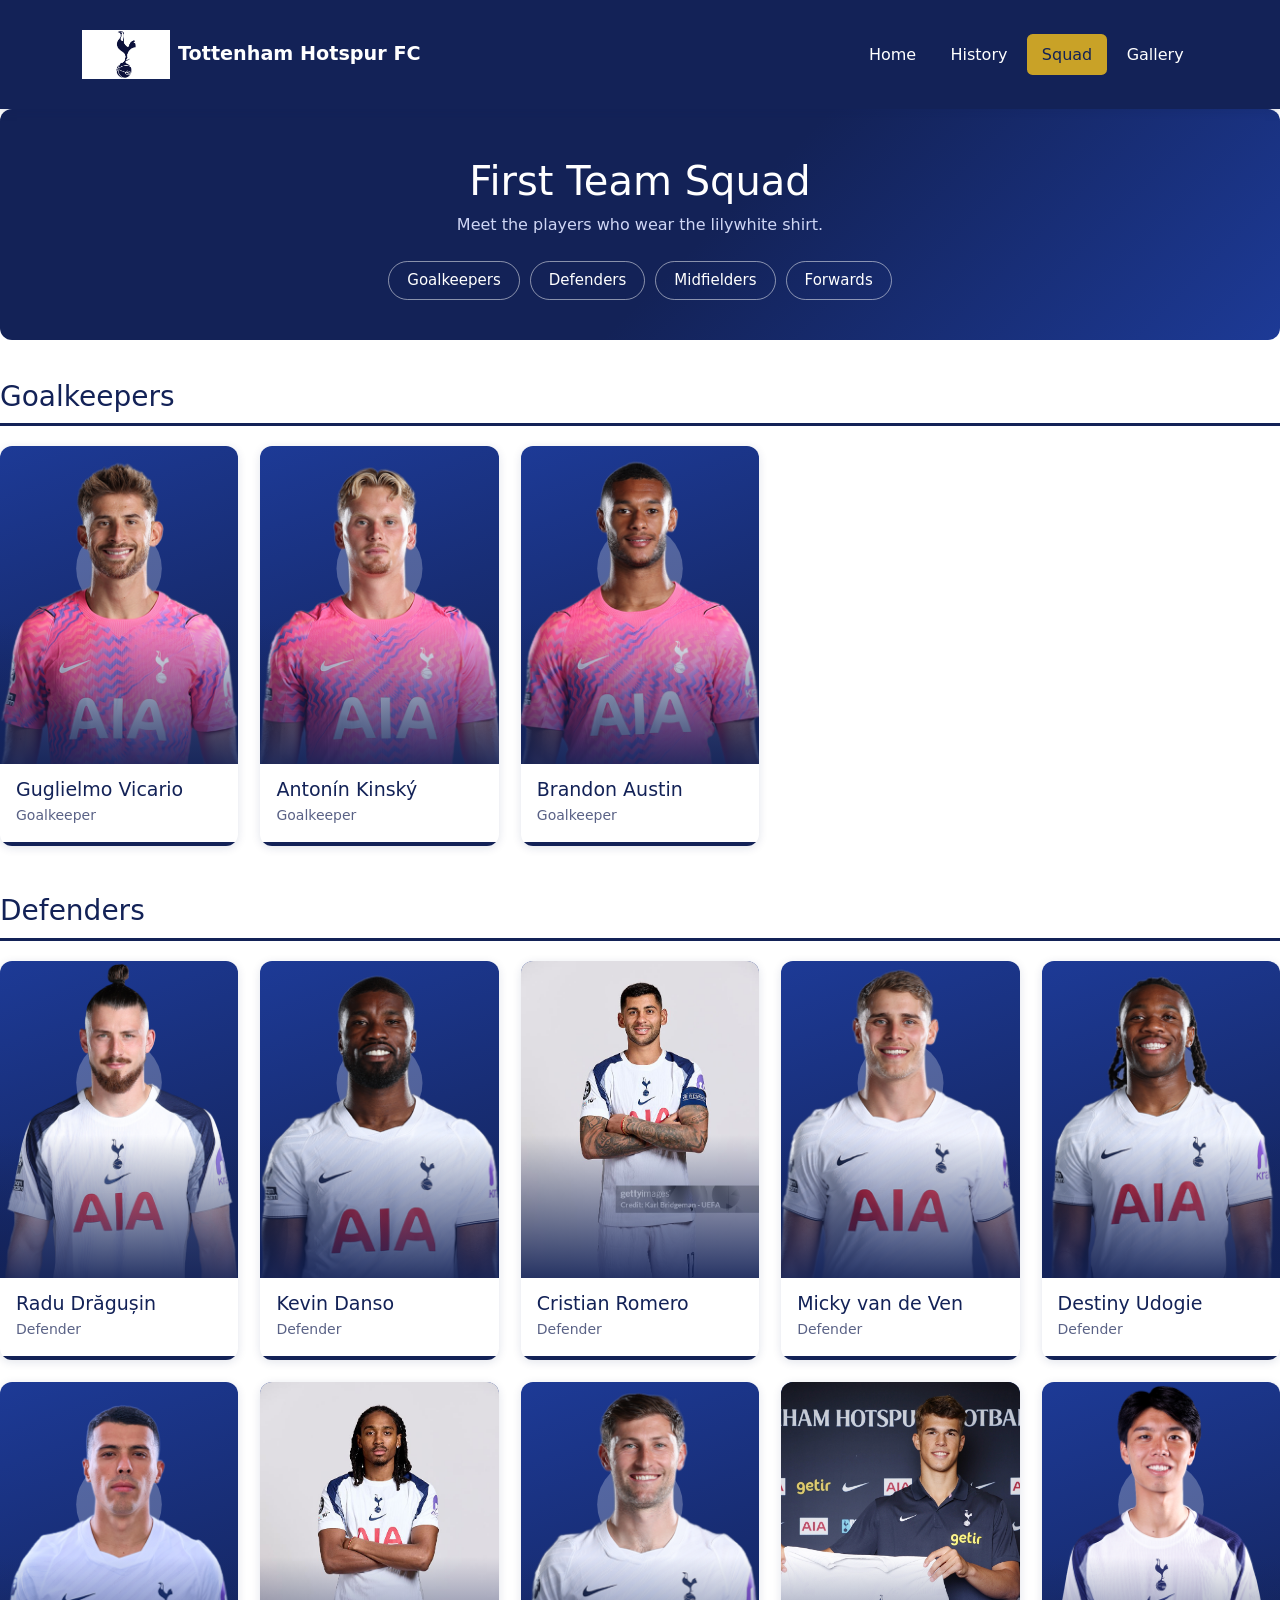
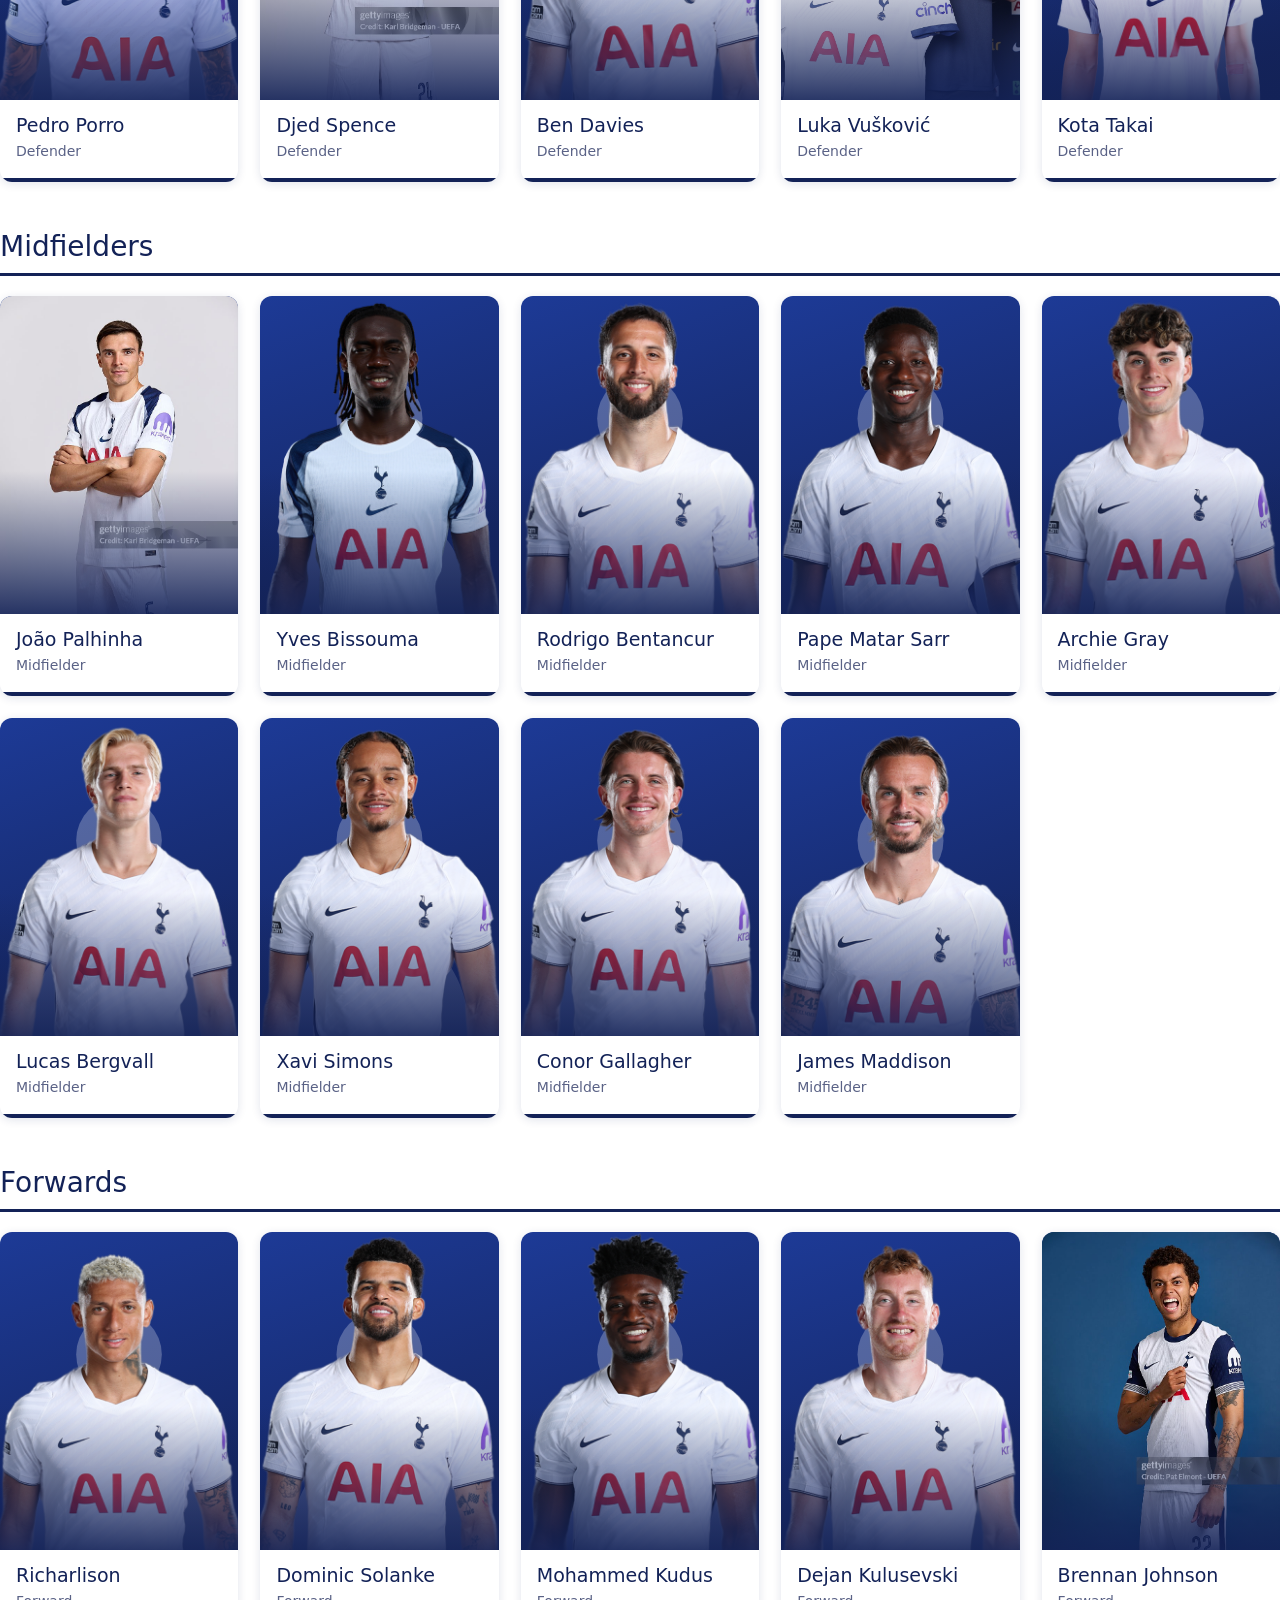
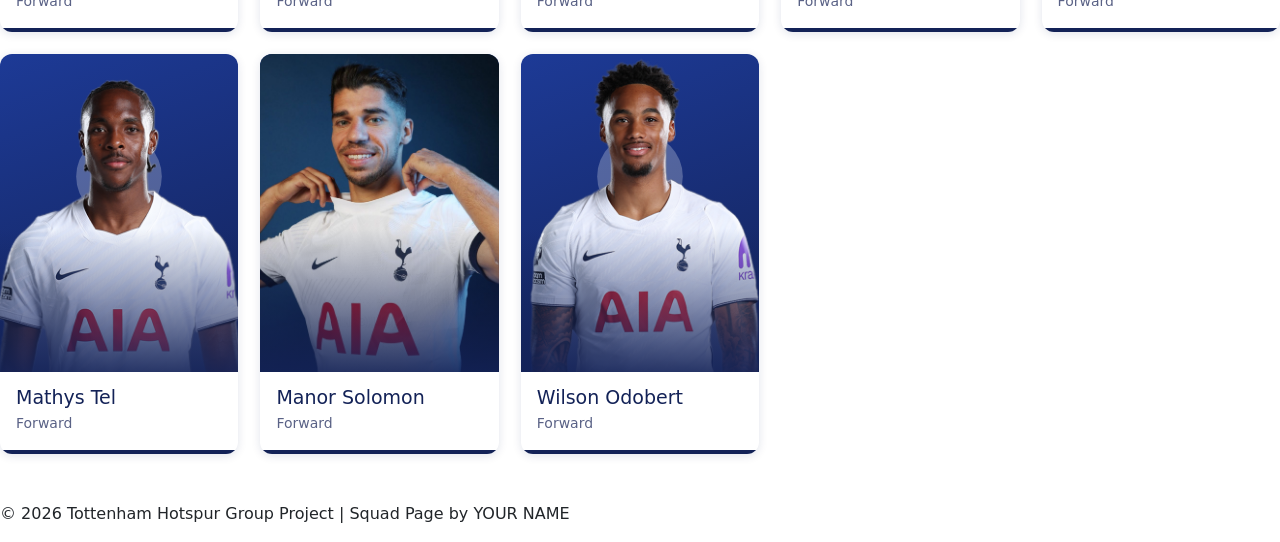
<file: squad.html>
<!DOCTYPE html>
<html lang="en">
<head>
  <!-- Meta tags for character encoding and viewport settings -->
  <meta charset="UTF-8">
  <meta name="viewport" content="width=device-width, initial-scale=1.0">

  <!-- Page title displayed in browser tab -->
  <title>Tottenham Hotspur - Squad</title>

  <link href="https://cdn.jsdelivr.net/npm/bootstrap@5.3.3/dist/css/bootstrap.min.css" rel="stylesheet">
  <!-- Shared stylesheet used by every page (do not edit) -->
  <link rel="stylesheet" href="styles.css">
  <!-- Styles for the squad page only -->
  <link rel="stylesheet" href="squad.css">
</head>

<body>

  <nav class="navbar navbar-expand-lg navbar-dark home-navbar">
    <div class="container">
      <a class="navbar-brand d-flex align-items-center fw-bold" href="index.html">
        <img class="logo me-2" src="logo.png" alt="Tottenham Hotspur logo">
        <span>Tottenham Hotspur FC</span>
      </a>
      <button
        class="navbar-toggler"
        type="button"
        data-bs-toggle="collapse"
        data-bs-target="#mainNavigation"
        aria-controls="mainNavigation"
        aria-expanded="false"
        aria-label="Toggle navigation">
        <span class="navbar-toggler-icon"></span>
      </button>
      <div class="collapse navbar-collapse" id="mainNavigation">
        <div class="navbar-nav ms-auto">
          <a class="nav-link" href="index.html">Home</a>
          <a class="nav-link" href="tottenham.html">History</a>
          <a class="nav-link active" aria-current="page" href="squad.html">Squad</a>
          <a class="nav-link" href="gallery.html">Gallery</a>
        </div>
      </div>
    </div>
  </nav>

  <!-- ==========================================
       MAIN CONTENT: THE SQUAD
       To add a player, copy one whole <article> block
       and paste it inside the right position group.
       ========================================== -->
  <main>

    <!-- Page banner with quick links to each position -->
    <section class="squad-banner">
      <h2>First Team Squad</h2>
      <p>Meet the players who wear the lilywhite shirt.</p>
      <nav class="squad-jump" aria-label="Jump to a position">
        <a href="#goalkeepers">Goalkeepers</a>
        <a href="#defenders">Defenders</a>
        <a href="#midfielders">Midfielders</a>
        <a href="#forwards">Forwards</a>
      </nav>
    </section>

    <!-- ===== Goalkeepers ===== -->
    <section class="squad-group" id="goalkeepers">
      <h2>Goalkeepers</h2>
      <div class="squad-grid">
        <article class="squad-card">
          <div class="squad-photo">
            <img src="images/guglielmo-vicario.png" alt="Guglielmo Vicario" onerror="this.style.display='none'">
            <!-- Shirt number (optional): add <span class="squad-number">NUMBER</span> here -->
          </div>
          <div class="squad-info">
            <h3>Guglielmo Vicario</h3>
            <p>Goalkeeper</p>
          </div>
        </article>

        <article class="squad-card">
          <div class="squad-photo">
            <img src="images/antonin-kinsky.png" alt="Antonín Kinský" onerror="this.style.display='none'">
            <!-- Shirt number (optional): add <span class="squad-number">NUMBER</span> here -->
          </div>
          <div class="squad-info">
            <h3>Antonín Kinský</h3>
            <p>Goalkeeper</p>
          </div>
        </article>

        <article class="squad-card">
          <div class="squad-photo">
            <img src="images/brandon-austin.png" alt="Brandon Austin" onerror="this.style.display='none'">
            <!-- Shirt number (optional): add <span class="squad-number">NUMBER</span> here -->
          </div>
          <div class="squad-info">
            <h3>Brandon Austin</h3>
            <p>Goalkeeper</p>
          </div>
        </article>
      </div>
    </section>

    <!-- ===== Defenders ===== -->
    <section class="squad-group" id="defenders">
      <h2>Defenders</h2>
      <div class="squad-grid">
        <article class="squad-card">
          <div class="squad-photo">
            <img src="images/radu-dragusin.png" alt="Radu Drăgușin" onerror="this.style.display='none'">
            <!-- Shirt number (optional): add <span class="squad-number">NUMBER</span> here -->
          </div>
          <div class="squad-info">
            <h3>Radu Drăgușin</h3>
            <p>Defender</p>
          </div>
        </article>

        <article class="squad-card">
          <div class="squad-photo">
            <img src="images/kevin-danso.png" alt="Kevin Danso" onerror="this.style.display='none'">
            <!-- Shirt number (optional): add <span class="squad-number">NUMBER</span> here -->
          </div>
          <div class="squad-info">
            <h3>Kevin Danso</h3>
            <p>Defender</p>
          </div>
        </article>

        <article class="squad-card">
          <div class="squad-photo">
            <img src="images/cristian-romero.jpg" alt="Cristian Romero" onerror="this.style.display='none'">
            <!-- Shirt number (optional): add <span class="squad-number">NUMBER</span> here -->
          </div>
          <div class="squad-info">
            <h3>Cristian Romero</h3>
            <p>Defender</p>
          </div>
        </article>

        <article class="squad-card">
          <div class="squad-photo">
            <img src="images/micky-van-de-ven.png" alt="Micky van de Ven" onerror="this.style.display='none'">
            <!-- Shirt number (optional): add <span class="squad-number">NUMBER</span> here -->
          </div>
          <div class="squad-info">
            <h3>Micky van de Ven</h3>
            <p>Defender</p>
          </div>
        </article>

        <article class="squad-card">
          <div class="squad-photo">
            <img src="images/destiny-udogie.png" alt="Destiny Udogie" onerror="this.style.display='none'">
            <!-- Shirt number (optional): add <span class="squad-number">NUMBER</span> here -->
          </div>
          <div class="squad-info">
            <h3>Destiny Udogie</h3>
            <p>Defender</p>
          </div>
        </article>

        <article class="squad-card">
          <div class="squad-photo">
            <img src="images/pedro-porro.png" alt="Pedro Porro" onerror="this.style.display='none'">
            <!-- Shirt number (optional): add <span class="squad-number">NUMBER</span> here -->
          </div>
          <div class="squad-info">
            <h3>Pedro Porro</h3>
            <p>Defender</p>
          </div>
        </article>

        <article class="squad-card">
          <div class="squad-photo">
            <img src="images/djed-spence.jpg" alt="Djed Spence" onerror="this.style.display='none'">
            <!-- Shirt number (optional): add <span class="squad-number">NUMBER</span> here -->
          </div>
          <div class="squad-info">
            <h3>Djed Spence</h3>
            <p>Defender</p>
          </div>
        </article>

        <article class="squad-card">
          <div class="squad-photo">
            <img src="images/ben-davies.png" alt="Ben Davies" onerror="this.style.display='none'">
            <!-- Shirt number (optional): add <span class="squad-number">NUMBER</span> here -->
          </div>
          <div class="squad-info">
            <h3>Ben Davies</h3>
            <p>Defender</p>
          </div>
        </article>

        <article class="squad-card">
          <div class="squad-photo">
            <img src="images/luka-vuskovic.png" alt="Luka Vušković" onerror="this.style.display='none'">
            <!-- Shirt number (optional): add <span class="squad-number">NUMBER</span> here -->
          </div>
          <div class="squad-info">
            <h3>Luka Vušković</h3>
            <p>Defender</p>
          </div>
        </article>

        <article class="squad-card">
          <div class="squad-photo">
            <img src="images/kota-takai.png" alt="Kota Takai" onerror="this.style.display='none'">
            <!-- Shirt number (optional): add <span class="squad-number">NUMBER</span> here -->
          </div>
          <div class="squad-info">
            <h3>Kota Takai</h3>
            <p>Defender</p>
          </div>
        </article>
      </div>
    </section>

    <!-- ===== Midfielders ===== -->
    <section class="squad-group" id="midfielders">
      <h2>Midfielders</h2>
      <div class="squad-grid">
        <article class="squad-card">
          <div class="squad-photo">
            <img src="images/joao-palhinha.jpg" alt="João Palhinha" onerror="this.style.display='none'">
            <!-- Shirt number (optional): add <span class="squad-number">NUMBER</span> here -->
          </div>
          <div class="squad-info">
            <h3>João Palhinha</h3>
            <p>Midfielder</p>
          </div>
        </article>

        <article class="squad-card">
          <div class="squad-photo">
            <img src="images/yves-bissouma.png" alt="Yves Bissouma" onerror="this.style.display='none'">
            <!-- Shirt number (optional): add <span class="squad-number">NUMBER</span> here -->
          </div>
          <div class="squad-info">
            <h3>Yves Bissouma</h3>
            <p>Midfielder</p>
          </div>
        </article>

        <article class="squad-card">
          <div class="squad-photo">
            <img src="images/rodrigo-bentancur.png" alt="Rodrigo Bentancur" onerror="this.style.display='none'">
            <!-- Shirt number (optional): add <span class="squad-number">NUMBER</span> here -->
          </div>
          <div class="squad-info">
            <h3>Rodrigo Bentancur</h3>
            <p>Midfielder</p>
          </div>
        </article>

        <article class="squad-card">
          <div class="squad-photo">
            <img src="images/pape-matar-sarr.png" alt="Pape Matar Sarr" onerror="this.style.display='none'">
            <!-- Shirt number (optional): add <span class="squad-number">NUMBER</span> here -->
          </div>
          <div class="squad-info">
            <h3>Pape Matar Sarr</h3>
            <p>Midfielder</p>
          </div>
        </article>

        <article class="squad-card">
          <div class="squad-photo">
            <img src="images/archie-gray.png" alt="Archie Gray" onerror="this.style.display='none'">
            <!-- Shirt number (optional): add <span class="squad-number">NUMBER</span> here -->
          </div>
          <div class="squad-info">
            <h3>Archie Gray</h3>
            <p>Midfielder</p>
          </div>
        </article>

        <article class="squad-card">
          <div class="squad-photo">
            <img src="images/lucas-bergvall.png" alt="Lucas Bergvall" onerror="this.style.display='none'">
            <!-- Shirt number (optional): add <span class="squad-number">NUMBER</span> here -->
          </div>
          <div class="squad-info">
            <h3>Lucas Bergvall</h3>
            <p>Midfielder</p>
          </div>
        </article>

        <article class="squad-card">
          <div class="squad-photo">
            <img src="images/xavi-simons.png" alt="Xavi Simons" onerror="this.style.display='none'">
            <!-- Shirt number (optional): add <span class="squad-number">NUMBER</span> here -->
          </div>
          <div class="squad-info">
            <h3>Xavi Simons</h3>
            <p>Midfielder</p>
          </div>
        </article>

        <article class="squad-card">
          <div class="squad-photo">
            <img src="images/conor-gallagher.png" alt="Conor Gallagher" onerror="this.style.display='none'">
            <!-- Shirt number (optional): add <span class="squad-number">NUMBER</span> here -->
          </div>
          <div class="squad-info">
            <h3>Conor Gallagher</h3>
            <p>Midfielder</p>
          </div>
        </article>

        <article class="squad-card">
          <div class="squad-photo">
            <img src="images/james-maddison.png" alt="James Maddison" onerror="this.style.display='none'">
            <!-- Shirt number (optional): add <span class="squad-number">NUMBER</span> here -->
          </div>
          <div class="squad-info">
            <h3>James Maddison</h3>
            <p>Midfielder</p>
          </div>
        </article>
      </div>
    </section>

    <!-- ===== Forwards ===== -->
    <section class="squad-group" id="forwards">
      <h2>Forwards</h2>
      <div class="squad-grid">
        <article class="squad-card">
          <div class="squad-photo">
            <img src="images/richarlison.png" alt="Richarlison" onerror="this.style.display='none'">
            <!-- Shirt number (optional): add <span class="squad-number">NUMBER</span> here -->
          </div>
          <div class="squad-info">
            <h3>Richarlison</h3>
            <p>Forward</p>
          </div>
        </article>

        <article class="squad-card">
          <div class="squad-photo">
            <img src="images/dominic-solanke.png" alt="Dominic Solanke" onerror="this.style.display='none'">
            <!-- Shirt number (optional): add <span class="squad-number">NUMBER</span> here -->
          </div>
          <div class="squad-info">
            <h3>Dominic Solanke</h3>
            <p>Forward</p>
          </div>
        </article>

        <article class="squad-card">
          <div class="squad-photo">
            <img src="images/mohammed-kudus.png" alt="Mohammed Kudus" onerror="this.style.display='none'">
            <!-- Shirt number (optional): add <span class="squad-number">NUMBER</span> here -->
          </div>
          <div class="squad-info">
            <h3>Mohammed Kudus</h3>
            <p>Forward</p>
          </div>
        </article>

        <article class="squad-card">
          <div class="squad-photo">
            <img src="images/dejan-kulusevski.png" alt="Dejan Kulusevski" onerror="this.style.display='none'">
            <!-- Shirt number (optional): add <span class="squad-number">NUMBER</span> here -->
          </div>
          <div class="squad-info">
            <h3>Dejan Kulusevski</h3>
            <p>Forward</p>
          </div>
        </article>

        <article class="squad-card">
          <div class="squad-photo">
            <img src="images/brennan-johnson.jpg" alt="Brennan Johnson" onerror="this.style.display='none'">
            <!-- Shirt number (optional): add <span class="squad-number">NUMBER</span> here -->
          </div>
          <div class="squad-info">
            <h3>Brennan Johnson</h3>
            <p>Forward</p>
          </div>
        </article>

        <article class="squad-card">
          <div class="squad-photo">
            <img src="images/mathys-tel.png" alt="Mathys Tel" onerror="this.style.display='none'">
            <!-- Shirt number (optional): add <span class="squad-number">NUMBER</span> here -->
          </div>
          <div class="squad-info">
            <h3>Mathys Tel</h3>
            <p>Forward</p>
          </div>
        </article>

        <article class="squad-card">
          <div class="squad-photo">
            <img src="images/manor-solomon.jpg" alt="Manor Solomon" onerror="this.style.display='none'">
            <!-- Shirt number (optional): add <span class="squad-number">NUMBER</span> here -->
          </div>
          <div class="squad-info">
            <h3>Manor Solomon</h3>
            <p>Forward</p>
          </div>
        </article>

        <article class="squad-card">
          <div class="squad-photo">
            <img src="images/wilson-odobert.png" alt="Wilson Odobert" onerror="this.style.display='none'">
            <!-- Shirt number (optional): add <span class="squad-number">NUMBER</span> here -->
          </div>
          <div class="squad-info">
            <h3>Wilson Odobert</h3>
            <p>Forward</p>
          </div>
        </article>
      </div>
    </section>

  </main>

  <!-- ==========================================
       FOOTER
       ========================================== -->
  <footer>
    <p>&copy; 2026 Tottenham Hotspur Group Project | Squad Page by YOUR NAME</p>
  </footer>

  <script src="https://cdn.jsdelivr.net/npm/bootstrap@5.3.3/dist/js/bootstrap.bundle.min.js"></script>
</body>
</html>
</file>
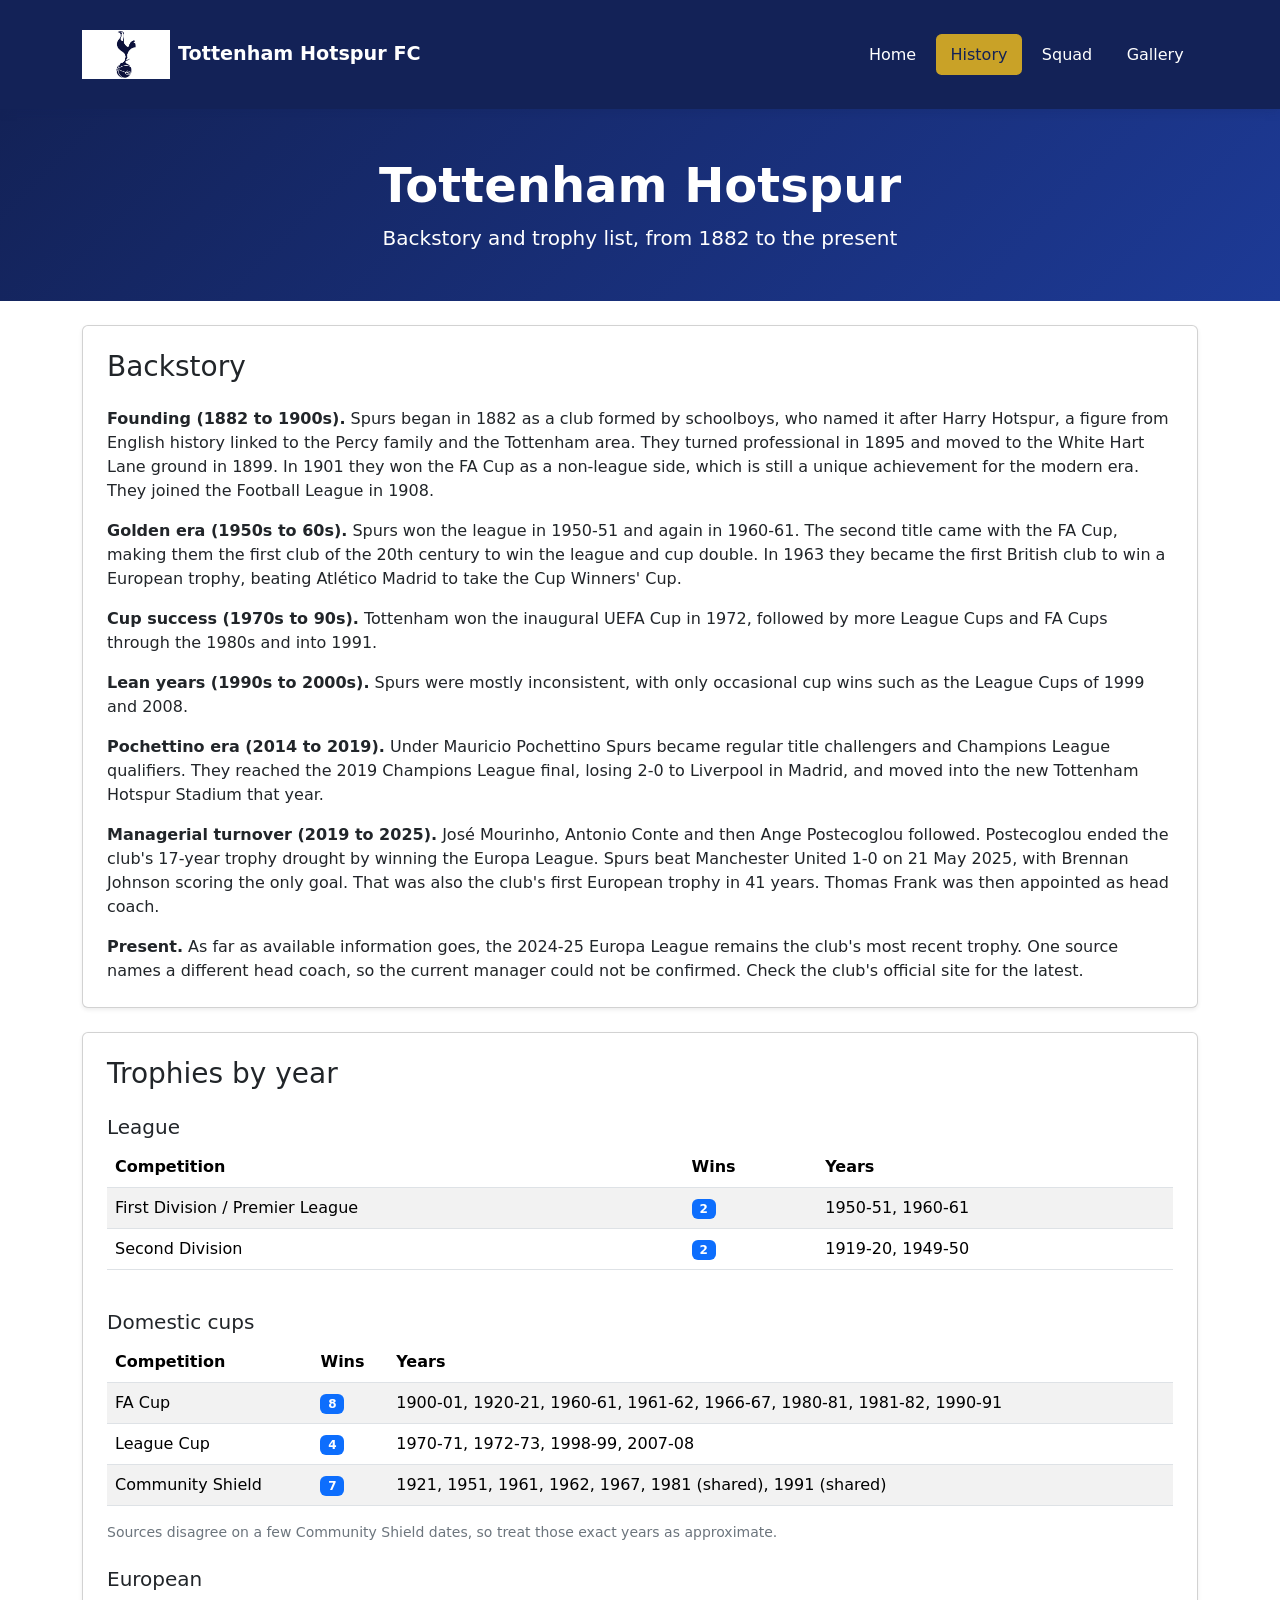
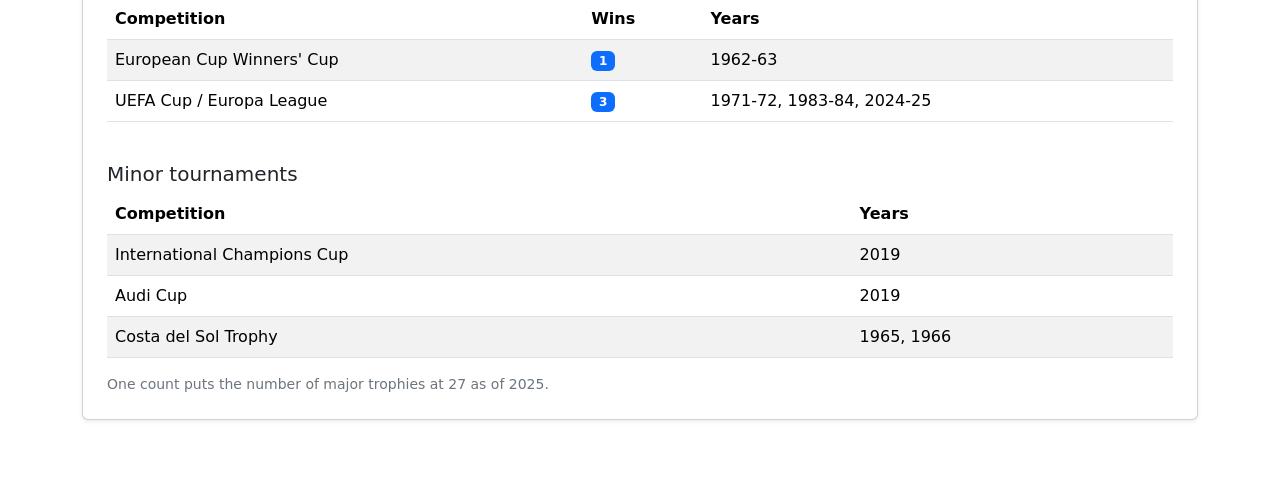
<file: tottenham.html>
<!DOCTYPE html>
<html lang="en">
<head>
<meta charset="UTF-8">
<meta name="viewport" content="width=device-width, initial-scale=1">
<title>Tottenham Hotspur: Backstory and Trophies</title>
<link href="https://cdn.jsdelivr.net/npm/bootstrap@5.3.3/dist/css/bootstrap.min.css" rel="stylesheet">
<link rel="stylesheet" href="styles.css">
</head>
<body>
<nav class="navbar navbar-expand-lg navbar-dark home-navbar">
  <div class="container">
    <a class="navbar-brand d-flex align-items-center fw-bold" href="index.html">
      <img class="logo me-2" src="logo.png" alt="Tottenham Hotspur logo">
      <span>Tottenham Hotspur FC</span>
    </a>
    <button
      class="navbar-toggler"
      type="button"
      data-bs-toggle="collapse"
      data-bs-target="#mainNavigation"
      aria-controls="mainNavigation"
      aria-expanded="false"
      aria-label="Toggle navigation">
      <span class="navbar-toggler-icon"></span>
    </button>
    <div class="collapse navbar-collapse" id="mainNavigation">
      <div class="navbar-nav ms-auto">
        <a class="nav-link" href="index.html">Home</a>
        <a class="nav-link active" aria-current="page" href="tottenham.html">History</a>
        <a class="nav-link" href="squad.html">Squad</a>
        <a class="nav-link" href="gallery.html">Gallery</a>
      </div>
    </div>
  </div>
</nav>
<header class="home-hero text-white text-center py-5 mb-4">
  <div class="container">
    <h1 class="display-5 fw-bold mb-2">Tottenham Hotspur</h1>
    <p class="lead mb-0">Backstory and trophy list, from 1882 to the present</p>
  </div>
</header>

<main class="container pb-5">

  <section id="backstory" class="card shadow-sm mb-4">
    <div class="card-body p-4">
      <h2 class="spurs-title h3 mb-4">Backstory</h2>

      <p class="era">
        <strong>Founding (1882 to 1900s).</strong>
        Spurs began in 1882 as a club formed by schoolboys, who named it after Harry Hotspur, a figure from English history linked to the Percy family and the Tottenham area. They turned professional in 1895 and moved to the White Hart Lane ground in 1899. In 1901 they won the FA Cup as a non-league side, which is still a unique achievement for the modern era. They joined the Football League in 1908.
      </p>

      <p class="era">
        <strong>Golden era (1950s to 60s).</strong>
        Spurs won the league in 1950-51 and again in 1960-61. The second title came with the FA Cup, making them the first club of the 20th century to win the league and cup double. In 1963 they became the first British club to win a European trophy, beating Atl&eacute;tico Madrid to take the Cup Winners' Cup.
      </p>

      <p class="era">
        <strong>Cup success (1970s to 90s).</strong>
        Tottenham won the inaugural UEFA Cup in 1972, followed by more League Cups and FA Cups through the 1980s and into 1991.
      </p>

      <p class="era">
        <strong>Lean years (1990s to 2000s).</strong>
        Spurs were mostly inconsistent, with only occasional cup wins such as the League Cups of 1999 and 2008.
      </p>

      <p class="era">
        <strong>Pochettino era (2014 to 2019).</strong>
        Under Mauricio Pochettino Spurs became regular title challengers and Champions League qualifiers. They reached the 2019 Champions League final, losing 2-0 to Liverpool in Madrid, and moved into the new Tottenham Hotspur Stadium that year.
      </p>

      <p class="era">
        <strong>Managerial turnover (2019 to 2025).</strong>
        Jos&eacute; Mourinho, Antonio Conte and then Ange Postecoglou followed. Postecoglou ended the club's 17-year trophy drought by winning the Europa League. Spurs beat Manchester United 1-0 on 21 May 2025, with Brennan Johnson scoring the only goal. That was also the club's first European trophy in 41 years. Thomas Frank was then appointed as head coach.
      </p>

      <p class="era mb-0">
        <strong>Present.</strong>
        As far as available information goes, the 2024-25 Europa League remains the club's most recent trophy. One source names a different head coach, so the current manager could not be confirmed. Check the club's official site for the latest.
      </p>
    </div>
  </section>

  <section id="trophies" class="card shadow-sm mb-4">
    <div class="card-body p-4">
      <h2 class="spurs-title h3 mb-4">Trophies by year</h2>

      <h3 class="spurs-subtitle h5">League</h3>
      <div class="table-responsive mb-4">
        <table class="table table-striped align-middle">
          <thead class="spurs-thead">
            <tr><th>Competition</th><th>Wins</th><th>Years</th></tr>
          </thead>
          <tbody>
            <tr><td>First Division / Premier League</td><td><span class="badge text-bg-primary">2</span></td><td>1950-51, 1960-61</td></tr>
            <tr><td>Second Division</td><td><span class="badge text-bg-primary">2</span></td><td>1919-20, 1949-50</td></tr>
          </tbody>
        </table>
      </div>

      <h3 class="spurs-subtitle h5">Domestic cups</h3>
      <div class="table-responsive">
        <table class="table table-striped align-middle">
          <thead class="spurs-thead">
            <tr><th>Competition</th><th>Wins</th><th>Years</th></tr>
          </thead>
          <tbody>
            <tr><td>FA Cup</td><td><span class="badge text-bg-primary">8</span></td><td>1900-01, 1920-21, 1960-61, 1961-62, 1966-67, 1980-81, 1981-82, 1990-91</td></tr>
            <tr><td>League Cup</td><td><span class="badge text-bg-primary">4</span></td><td>1970-71, 1972-73, 1998-99, 2007-08</td></tr>
            <tr><td>Community Shield</td><td><span class="badge text-bg-primary">7</span></td><td>1921, 1951, 1961, 1962, 1967, 1981 (shared), 1991 (shared)</td></tr>
          </tbody>
        </table>
      </div>
      <p class="small text-secondary mb-4">Sources disagree on a few Community Shield dates, so treat those exact years as approximate.</p>

      <h3 class="spurs-subtitle h5">European</h3>
      <div class="table-responsive mb-4">
        <table class="table table-striped align-middle">
          <thead class="spurs-thead">
            <tr><th>Competition</th><th>Wins</th><th>Years</th></tr>
          </thead>
          <tbody>
            <tr><td>European Cup Winners' Cup</td><td><span class="badge text-bg-primary">1</span></td><td>1962-63</td></tr>
            <tr><td>UEFA Cup / Europa League</td><td><span class="badge text-bg-primary">3</span></td><td>1971-72, 1983-84, 2024-25</td></tr>
          </tbody>
        </table>
      </div>

      <h3 class="spurs-subtitle h5">Minor tournaments</h3>
      <div class="table-responsive">
        <table class="table table-striped align-middle">
          <thead class="spurs-thead">
            <tr><th>Competition</th><th>Years</th></tr>
          </thead>
          <tbody>
            <tr><td>International Champions Cup</td><td>2019</td></tr>
            <tr><td>Audi Cup</td><td>2019</td></tr>
            <tr><td>Costa del Sol Trophy</td><td>1965, 1966</td></tr>
          </tbody>
        </table>
      </div>

      <p class="small text-secondary mb-0">One count puts the number of major trophies at 27 as of 2025.</p>
    </div>
  </section>

  

</main>

<script src="https://cdn.jsdelivr.net/npm/bootstrap@5.3.3/dist/js/bootstrap.bundle.min.js"></script>
</body>
</html>
</file>
<file: styles.css>
/* ==========================================
   STADIUM GALLERY LINK
   ========================================== */

.home-navbar,
.home-hero,
.home-card-header,
.home-footer {
    background-color: #132257;
}

.home-navbar {
    padding: 0.35rem 0;
    box-shadow: 0 2px 10px rgba(19, 34, 87, 0.2);
}

.home-navbar .logo {
    width: 88px;
    height: 88px;
    object-fit: contain;
}

.home-navbar .navbar-brand {
    font-size: 1.2rem;
    white-space: nowrap;
}

.home-navbar .nav-link {
    color: #ffffff;
    margin-left: 0.35rem;
    padding: 0.55rem 0.9rem !important;
    border-radius: 0.35rem;
    transition: background-color 0.2s ease, color 0.2s ease;
}

.home-navbar .nav-link:hover,
.home-navbar .nav-link:focus-visible,
.home-navbar .nav-link.active {
    color: #132257;
    background-color: #c9a227;
}

.home-hero {
    background-image: linear-gradient(135deg, #132257, #1d3a96);
}

.home-card-header {
    border-color: #132257;
}

@media (max-width: 575.98px) {
    .home-navbar .logo {
        width: 60px;
        height: 60px;
    }

    .home-navbar .navbar-brand {
        font-size: 0.78rem;
        margin-right: 0.15rem;
    }
}

.stadium-link {
    text-decoration: none;
    color: inherit;
    display: block;
}

.stadium-link:hover {
    text-decoration: none;
    color: inherit;
}

.stadium-card {
    transition: transform 0.3s ease, box-shadow 0.3s ease;
    overflow: hidden;
}

.stadium-card:hover {
    transform: translateY(-5px);
    box-shadow: 0 8px 20px rgba(0, 0, 0, 0.2) !important;
}

.stadium-card img {
    width: 100%;
    height: 400px;
    object-fit: cover;
}
</file>
<file: squad.css>
/* ==========================================
   SQUAD PAGE STYLES
   Every class starts with "squad-" so it
   cannot clash with the shared styles.css
   Colours: navy #132257, white, soft grey #f3f5fa
   ========================================== */

/* ---------- Page banner ---------- */
.squad-banner {
  background: linear-gradient(135deg, #132257 55%, #1d3a96);
  color: #ffffff;
  text-align: center;
  padding: 48px 20px 40px;
  border-radius: 12px;
  margin-bottom: 40px;
}

.squad-banner h2 {
  margin: 0 0 8px;
  font-size: 40px;
  color: #ffffff;
}

.squad-banner p {
  margin: 0 auto 24px;
  max-width: 480px;
  color: #cfd6f5;
}

/* Quick links to each position */
.squad-jump {
  display: flex;
  justify-content: center;
  flex-wrap: wrap;
  gap: 10px;
}

.squad-jump a {
  color: #ffffff;
  text-decoration: none;
  border: 1px solid rgba(255, 255, 255, 0.5);
  border-radius: 20px;
  padding: 7px 18px;
  font-size: 15px;
  transition: background 0.2s, color 0.2s;
}

.squad-jump a:hover,
.squad-jump a:focus-visible {
  background: #ffffff;
  color: #132257;
}

/* ---------- Position groups ---------- */
.squad-group {
  margin-bottom: 48px;
  scroll-margin-top: 20px;
}

.squad-group h2 {
  color: #132257;
  font-size: 28px;
  margin: 0 0 20px;
  padding-bottom: 10px;
  border-bottom: 3px solid #132257;
}

/* ---------- Grid of cards ---------- */
.squad-grid {
  display: grid;
  grid-template-columns: repeat(auto-fill, minmax(200px, 1fr));
  gap: 22px;
}

/* ---------- One player card ---------- */
.squad-card {
  background: #ffffff;
  border-radius: 12px;
  overflow: hidden;
  box-shadow: 0 2px 10px rgba(19, 34, 87, 0.12);
  transition: transform 0.25s, box-shadow 0.25s;
}

.squad-card:hover {
  transform: translateY(-5px);
  box-shadow: 0 10px 24px rgba(19, 34, 87, 0.22);
}

/* Photo area: navy background with a silhouette until a real photo loads */
.squad-photo {
  position: relative;
  aspect-ratio: 3 / 4;
  background:
    url("data:image/svg+xml,%3Csvg xmlns='http://www.w3.org/2000/svg' viewBox='0 0 100 130'%3E%3Ccircle cx='50' cy='48' r='18' fill='%23ffffff' fill-opacity='.25'/%3E%3Cpath d='M12 130c2-34 20-44 38-44s36 10 38 44z' fill='%23ffffff' fill-opacity='.25'/%3E%3C/svg%3E") center bottom / 100% no-repeat,
    linear-gradient(160deg, #1d3a96, #132257);
}

.squad-photo img {
  position: absolute;
  inset: 0;
  width: 100%;
  height: 100%;
  object-fit: cover;
  object-position: top;
}

/* Dark fade at the bottom so the number is easy to read */
.squad-photo::after {
  content: "";
  position: absolute;
  left: 0;
  right: 0;
  bottom: 0;
  height: 45%;
  background: linear-gradient(to top, rgba(19, 34, 87, 0.9), transparent);
  pointer-events: none;
}

/* Big shirt number on the photo */
.squad-number {
  position: absolute;
  left: 14px;
  bottom: 8px;
  z-index: 1;
  font-size: 46px;
  font-weight: 800;
  line-height: 1;
  color: #ffffff;
}

/* ---------- Name and position ---------- */
.squad-info {
  padding: 14px 16px 16px;
  border-bottom: 4px solid #132257;
}

.squad-info h3 {
  margin: 0 0 4px;
  font-size: 19px;
  color: #132257;
}

.squad-info p {
  margin: 0;
  font-size: 14px;
  color: #5a6286;
}

/* ---------- Small screens ---------- */
@media (max-width: 480px) {
  .squad-banner h2 { font-size: 30px; }
  .squad-grid { grid-template-columns: repeat(2, 1fr); gap: 14px; }
  .squad-number { font-size: 36px; }
}

/* Respect people who turn animations off */
@media (prefers-reduced-motion: reduce) {
  .squad-card, .squad-jump a { transition: none; }
  .squad-card:hover { transform: none; }
}
</file>
<file: gallery.css>
/* ============================================================
   TOTTENHAM HOTSPUR
   GALLERY PAGE CUSTOM CSS
   Bootstrap handles the general layout.
   This file handles our Tottenham design.
   ============================================================ */


/* ------------------------------------------------------------
   PAGE TITLE
   ------------------------------------------------------------ */

.page-title {
    color: #132257;
    font-weight: bold;
}

.lead {
    max-width: 800px;
    margin: auto;
}


/* ------------------------------------------------------------
   SECTION TITLES
   ------------------------------------------------------------ */

.section-title {
    color: #132257;
    border-left: 5px solid #c9a227;
    padding-left: 12px;
    margin-bottom: 25px;
}


/* ------------------------------------------------------------
   STADIUM
   ------------------------------------------------------------ */

.stadium-card {
    border: none;
    overflow: hidden;
}

.stadium-image {
    width: 100%;
    height: 350px;
    object-fit: cover;
}

.stadium-card h3 {
    color: #132257;
}

.stadium-facts {
    background-color: #f5f5f5;
    padding: 15px;
    border-left: 4px solid #c9a227;
}

.stadium-facts p {
    margin-bottom: 8px;
}


/* ------------------------------------------------------------
   PEOPLE / OWNERS
   ------------------------------------------------------------ */

.person-card {
    border: none;
}

.person-image {
    height: 350px;
    object-fit: cover;
}

.person-card h3 {
    color: #132257;
}

.person-card h5 {
    color: #132257;
    margin-top: 20px;
}

.person-role {
    color: #777777;
    font-weight: bold;
}


/* ------------------------------------------------------------
   BIGGEST WINS
   ------------------------------------------------------------ */

.win-card {
    border: none;
}

.win-card h3 {
    color: #132257;
}

.win-image {
    height: 230px;
    object-fit: cover;
}


/* ------------------------------------------------------------
   TROPHIES
   ------------------------------------------------------------ */

.trophy-card {
    border: none;
}

.trophy-card h3 {
    color: #132257;
    font-size: 21px;
}

.trophy-image {
    height: 200px;
    object-fit: contain;
    padding: 15px;
}

.trophy-number {
    color: #c9a227;
    font-size: 22px;
    font-weight: bold;
}


/* ------------------------------------------------------------
   LEGENDS
   ------------------------------------------------------------ */

.legend-card {
    border: none;
}

.legend-image {
    height: 350px;
    object-fit: cover;
}

.legend-card h3 {
    color: #132257;
}

.legend-card h5 {
    color: #132257;
    margin-top: 20px;
    border-bottom: 1px solid #dddddd;
    padding-bottom: 5px;
}

.legend-role {
    color: #777777;
    font-weight: bold;
}


.spurs-button {
    background-color: #132257;
    color: white;
    border: none;
}

.spurs-button:hover {
    background-color: #c9a227;
    color: #132257;
}


/* ------------------------------------------------------------
   ADDITIONAL GALLERY IMAGES
   ------------------------------------------------------------ */

.other-gallery-image {
    width: 100%;
    height: 260px;
    object-fit: contain;
    object-position: center;
    background-color: #f5f5f5;
    border-radius: 8px;
}


/* ------------------------------------------------------------
   PAGE LINKS
   ------------------------------------------------------------ */

.page-links {
    border-top: 1px solid #dddddd;
    padding-top: 30px;
}


/* ------------------------------------------------------------
   FOOTER
   ------------------------------------------------------------ */

.spurs-footer {
    background-color: #132257;
    color: white;
}


/* ------------------------------------------------------------
   MOBILE ADJUSTMENTS
   ------------------------------------------------------------ */

@media (max-width: 768px) {

    .stadium-image {
        height: 250px;
    }

    .person-image {
        height: 300px;
    }

    .legend-image {
        height: 300px;
    }

    .win-image {
        height: 220px;
    }

}
</file>
